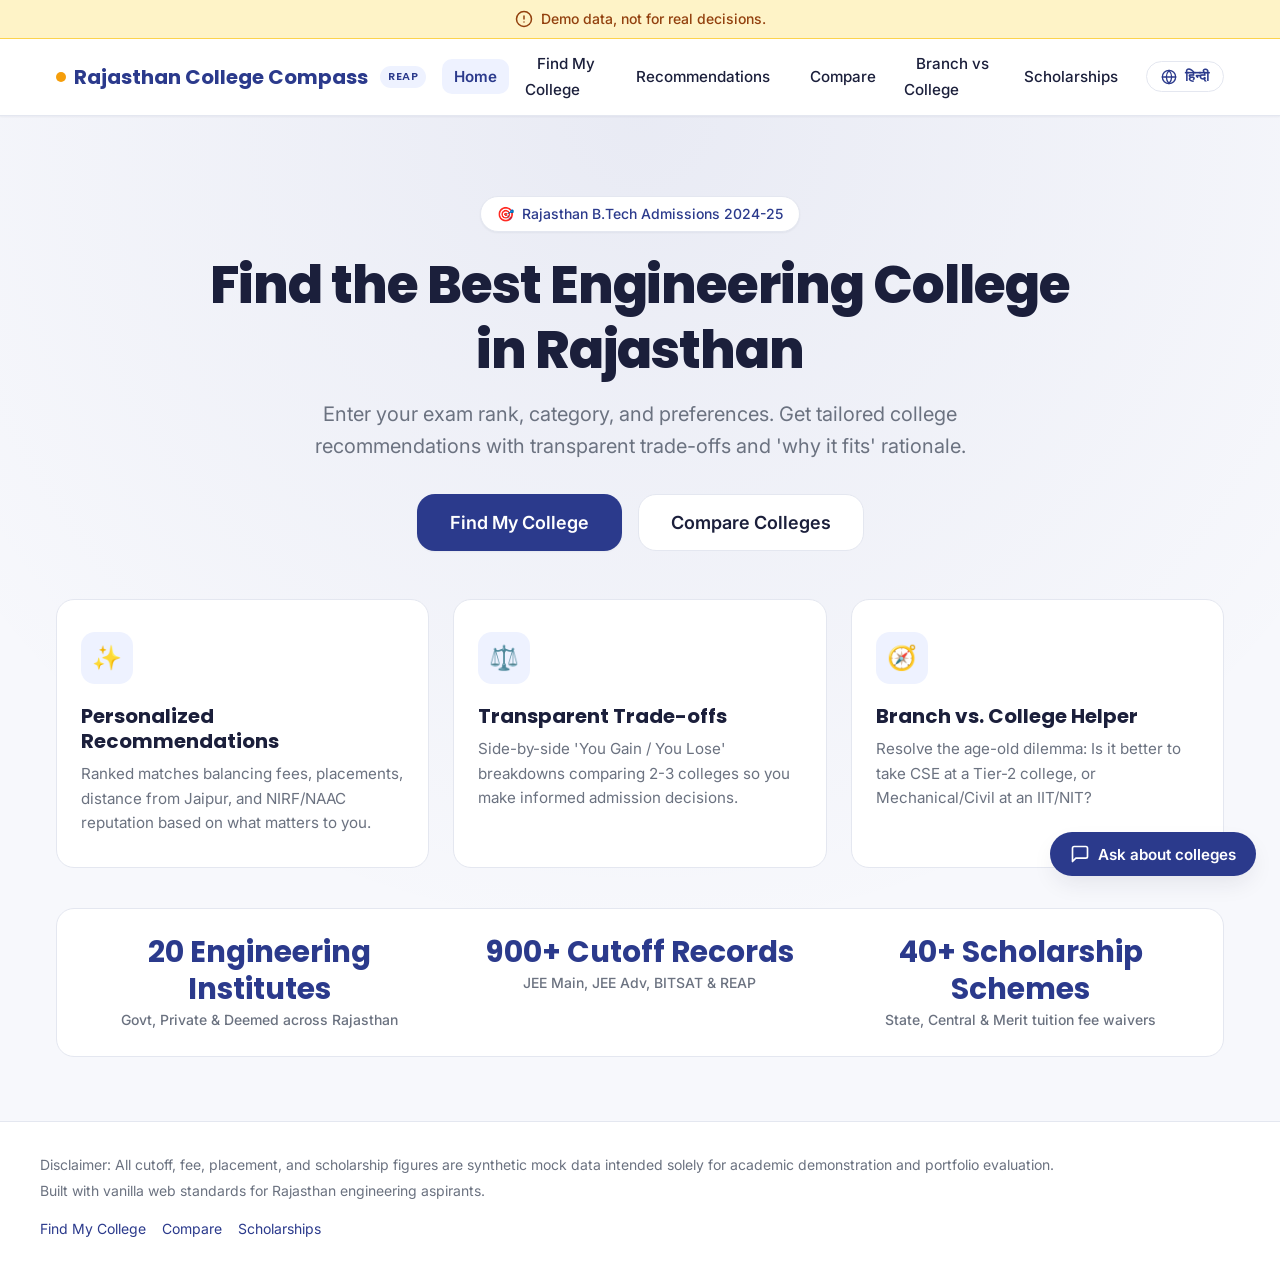
<file: index.html>
<!DOCTYPE html>
<html lang="en">
<head>
  <meta charset="UTF-8">
  <meta name="viewport" content="width=device-width, initial-scale=1.0">
  <title>Rajasthan College Compass - Engineering Admissions Guide</title>
  <link rel="stylesheet" href="css/styles.css">
</head>
<body>

  <!-- Sticky Demo Banner -->
  <div class="demo-banner">
    <svg width="18" height="18" viewBox="0 0 24 24" fill="none" stroke="currentColor" stroke-width="2" stroke-linecap="round" stroke-linejoin="round">
      <circle cx="12" cy="12" r="10"></circle>
      <line x1="12" y1="8" x2="12" y2="12"></line>
      <line x1="12" y1="16" x2="12.01" y2="16"></line>
    </svg>
    <span data-i18n="banner.demo">Demo data, not for real decisions.</span>
  </div>

  <!-- Global Header Navigation -->
  <header class="navbar">
    <div class="nav-container">
      <a href="index.html" class="brand">
        <span class="dot"></span>
        <span data-i18n="brand.name">Rajasthan College Compass</span>
        <span class="badge-state">REAP</span>
      </a>

      <!-- Desktop & Mobile Nav Links -->
      <ul class="nav-links">
        <li><a href="index.html" class="active" data-i18n="nav.home">Home</a></li>
        <li><a href="find.html" data-i18n="nav.find">Find My College</a></li>
        <li><a href="results.html" data-i18n="nav.results">Recommendations</a></li>
        <li><a href="compare.html" data-i18n="nav.compare">Compare</a></li>
        <li><a href="branch-vs-college.html" data-i18n="nav.branch_vs_college">Branch vs College</a></li>
        <li><a href="scholarships.html" data-i18n="nav.scholarships">Scholarships</a></li>
      </ul>

      <!-- Language Switcher & Hamburger Button -->
      <div class="nav-actions">
        <button class="lang-toggle" aria-label="Toggle language">
          <svg width="16" height="16" viewBox="0 0 24 24" fill="none" stroke="currentColor" stroke-width="2" stroke-linecap="round" stroke-linejoin="round">
            <circle cx="12" cy="12" r="10"></circle>
            <line x1="2" y1="12" x2="22" y2="12"></line>
            <path d="M12 2a15.3 15.3 0 0 1 4 10 15.3 15.3 0 0 1-4 10 15.3 15.3 0 0 1-4-10 15.3 15.3 0 0 1 4-10z"></path>
          </svg>
          <span class="lang-toggle-btn" data-i18n="lang.toggle">हिन्दी</span>
        </button>

        <button class="mobile-menu-btn" aria-label="Open navigation menu">
          <svg width="24" height="24" viewBox="0 0 24 24" fill="none" stroke="currentColor" stroke-width="2">
            <line x1="3" y1="12" x2="21" y2="12"></line>
            <line x1="3" y1="6" x2="21" y2="6"></line>
            <line x1="3" y1="18" x2="21" y2="18"></line>
          </svg>
        </button>
      </div>
    </div>
  </header>

  <!-- Main Hero & Content -->
  <main class="main-content">
    <section class="hero-section">
      <div class="container">
        <div class="hero-pill">
          <span>🎯</span>
          <span data-i18n="home.badge">Rajasthan B.Tech Admissions 2024-25</span>
        </div>

        <h1 class="hero-title" data-i18n="home.title">
          Find the Best Engineering College in Rajasthan
        </h1>

        <p class="hero-subtitle" data-i18n="home.subtitle">
          Enter your exam rank, category, and preferences. Get tailored college recommendations with transparent trade-offs and "why it fits" rationale.
        </p>

        <div class="hero-actions">
          <a href="find.html" class="btn btn-primary btn-lg" data-i18n="home.cta_find">
            Find My College →
          </a>
          <a href="compare.html" class="btn btn-secondary btn-lg" data-i18n="home.cta_compare">
            Compare Colleges
          </a>
        </div>

        <!-- 3 Feature Highlights -->
        <div class="features-grid">
          <div class="feature-card">
            <div class="feature-icon">✨</div>
            <h3 data-i18n="home.feature1.title">Personalized Recommendations</h3>
            <p data-i18n="home.feature1.desc">
              Ranked matches balancing fees, placements, distance from Jaipur, and NIRF/NAAC reputation based on what matters to you.
            </p>
          </div>

          <div class="feature-card">
            <div class="feature-icon">⚖️</div>
            <h3 data-i18n="home.feature2.title">Transparent Trade-offs</h3>
            <p data-i18n="home.feature2.desc">
              Side-by-side 'You Gain / You Lose' breakdowns comparing 2-3 colleges so you make informed admission decisions.
            </p>
          </div>

          <div class="feature-card">
            <div class="feature-icon">🧭</div>
            <h3 data-i18n="home.feature3.title">Branch vs. College Helper</h3>
            <p data-i18n="home.feature3.desc">
              Resolve the age-old dilemma: Is it better to take CSE at a Tier-2 college, or Mechanical/Civil at an IIT/NIT?
            </p>
          </div>
        </div>

        <!-- Quick Stats Banner -->
        <div class="stats-banner">
          <div class="stat-item">
            <h4 data-i18n="home.stats.colleges">20 Engineering Institutes</h4>
            <p data-i18n="home.stats.colleges_sub">Govt, Private & Deemed across Rajasthan</p>
          </div>
          <div class="stat-item">
            <h4 data-i18n="home.stats.cutoffs">900+ Cutoff Records</h4>
            <p data-i18n="home.stats.cutoffs_sub">JEE Main, JEE Adv, BITSAT & REAP</p>
          </div>
          <div class="stat-item">
            <h4 data-i18n="home.stats.scholarships">40+ Scholarship Schemes</h4>
            <p data-i18n="home.stats.scholarships_sub">State, Central & Merit tuition fee waivers</p>
          </div>
        </div>

      </div>
    </section>
  </main>

  <!-- Global Footer -->
  <footer class="footer">
    <div class="footer-content">
      <div>
        <p data-i18n="footer.disclaimer">
          Disclaimer: All cutoff, fee, placement, and scholarship figures are synthetic mock data intended solely for academic demonstration and portfolio evaluation.
        </p>
        <p style="margin-top:4px;" data-i18n="footer.built_with">
          Built with vanilla web standards for Rajasthan engineering aspirants.
        </p>
      </div>
      <ul class="footer-links">
        <li><a href="find.html" data-i18n="nav.find">Find My College</a></li>
        <li><a href="compare.html" data-i18n="nav.compare">Compare</a></li>
        <li><a href="scholarships.html" data-i18n="nav.scholarships">Scholarships</a></li>
      </ul>
    </div>
  </footer>

  <!-- Scripts -->
  <script src="js/data.js"></script>
  <script src="js/api.js"></script>
  <script src="js/i18n.js"></script>
  <script src="js/app.js"></script>
  <script>
    // Replace the typed-in numbers with real counts from the server (if it is running)
    document.addEventListener('DOMContentLoaded', async () => {
      const { stats } = await window.API.stats();
      if (!stats) return;                       // server off: leave the typed-in numbers
      const counts = {
        'home.stats.colleges': stats.colleges,
        'home.stats.cutoffs': stats.cutoffs,
        'home.stats.scholarships': stats.scholarships
      };
      const apply = () => {
        for (const [key, n] of Object.entries(counts)) {
          document.querySelectorAll(`[data-i18n="${key}"]`).forEach(el => {
            el.textContent = el.textContent.replace(/^\d+\+?/, n);   // swap only the leading number
          });
        }
      };
      apply();
      window.addEventListener('languageChanged', apply);   // switching language rewrites the text, so redo
    });
  </script>
</body>
</html>
</file>
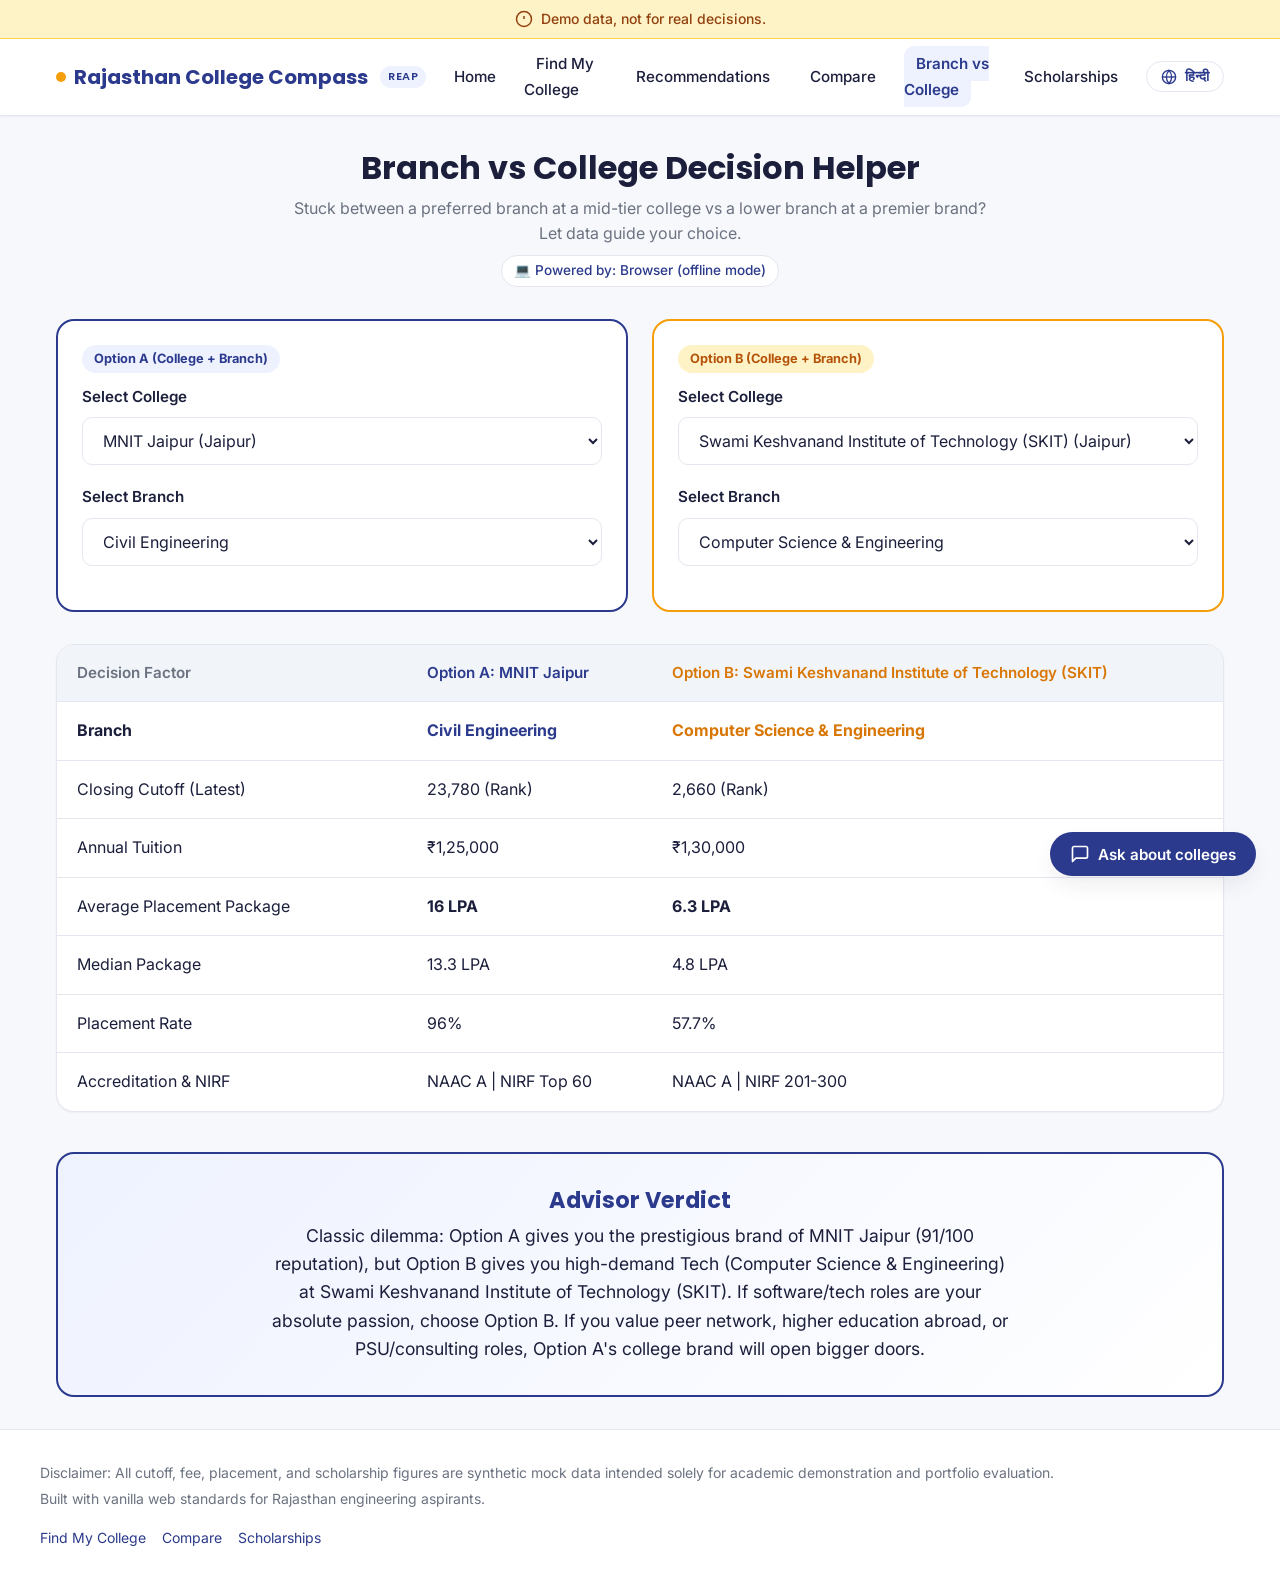
<file: branch-vs-college.html>
<!DOCTYPE html>
<html lang="en">
<head>
  <meta charset="UTF-8">
  <meta name="viewport" content="width=device-width, initial-scale=1.0">
  <title>Branch vs College Helper - Rajasthan College Compass</title>
  <link rel="stylesheet" href="css/styles.css">
</head>
<body>

  <!-- Sticky Demo Banner -->
  <div class="demo-banner">
    <svg width="18" height="18" viewBox="0 0 24 24" fill="none" stroke="currentColor" stroke-width="2">
      <circle cx="12" cy="12" r="10"></circle>
      <line x1="12" y1="8" x2="12" y2="12"></line>
      <line x1="12" y1="16" x2="12.01" y2="16"></line>
    </svg>
    <span data-i18n="banner.demo">Demo data, not for real decisions.</span>
  </div>

  <!-- Global Header Navigation -->
  <header class="navbar">
    <div class="nav-container">
      <a href="index.html" class="brand">
        <span class="dot"></span>
        <span data-i18n="brand.name">Rajasthan College Compass</span>
        <span class="badge-state">REAP</span>
      </a>

      <ul class="nav-links">
        <li><a href="index.html" data-i18n="nav.home">Home</a></li>
        <li><a href="find.html" data-i18n="nav.find">Find My College</a></li>
        <li><a href="results.html" data-i18n="nav.results">Recommendations</a></li>
        <li><a href="compare.html" data-i18n="nav.compare">Compare</a></li>
        <li><a href="branch-vs-college.html" class="active" data-i18n="nav.branch_vs_college">Branch vs College</a></li>
        <li><a href="scholarships.html" data-i18n="nav.scholarships">Scholarships</a></li>
      </ul>

      <div class="nav-actions">
        <button class="lang-toggle" aria-label="Toggle language">
          <svg width="16" height="16" viewBox="0 0 24 24" fill="none" stroke="currentColor" stroke-width="2">
            <circle cx="12" cy="12" r="10"></circle>
            <line x1="2" y1="12" x2="22" y2="12"></line>
            <path d="M12 2a15.3 15.3 0 0 1 4 10 15.3 15.3 0 0 1-4 10 15.3 15.3 0 0 1-4-10 15.3 15.3 0 0 1 4-10z"></path>
          </svg>
          <span class="lang-toggle-btn" data-i18n="lang.toggle">हिन्दी</span>
        </button>

        <button class="mobile-menu-btn" aria-label="Open navigation menu">
          <svg width="24" height="24" viewBox="0 0 24 24" fill="none" stroke="currentColor" stroke-width="2">
            <line x1="3" y1="12" x2="21" y2="12"></line>
            <line x1="3" y1="6" x2="21" y2="6"></line>
            <line x1="3" y1="18" x2="21" y2="18"></line>
          </svg>
        </button>
      </div>
    </div>
  </header>

  <!-- Main Content -->
  <main class="main-content">
    <div class="container">
      <div style="margin-bottom: var(--space-8); text-align: center;">
        <h1 data-i18n="bvc.title">Branch vs College Decision Helper</h1>
        <p class="text-muted" style="max-width: 700px; margin: 8px auto 0;" data-i18n="bvc.subtitle">
          Stuck between a preferred branch at a mid-tier college vs a lower branch at a premier brand? Let data guide your choice.
        </p>
      </div>

      <!-- Selector Grid for Option A & Option B -->
      <div class="option-comparison-grid">
        
        <!-- Option A Box -->
        <div class="option-box option-a">
          <span class="option-badge" data-i18n="bvc.option_a">Option A (College + Branch)</span>
          
          <div class="form-group">
            <label for="college-a-select" data-i18n="bvc.select_college">Select College</label>
            <select id="college-a-select" class="form-control"></select>
          </div>

          <div class="form-group">
            <label for="branch-a-select" data-i18n="bvc.select_branch">Select Branch</label>
            <select id="branch-a-select" class="form-control"></select>
          </div>
        </div>

        <!-- Option B Box -->
        <div class="option-box option-b">
          <span class="option-badge" data-i18n="bvc.option_b">Option B (College + Branch)</span>

          <div class="form-group">
            <label for="college-b-select" data-i18n="bvc.select_college">Select College</label>
            <select id="college-b-select" class="form-control"></select>
          </div>

          <div class="form-group">
            <label for="branch-b-select" data-i18n="bvc.select_branch">Select Branch</label>
            <select id="branch-b-select" class="form-control"></select>
          </div>
        </div>

      </div>

      <!-- Comparison Metrics Table -->
      <div class="compare-table-wrapper" id="bvc-table-container">
        <!-- Rendered dynamically -->
      </div>

      <!-- Verdict Banner -->
      <div class="verdict-card" id="verdict-container">
        <h3 data-i18n="bvc.verdict.title">Advisor Verdict</h3>
        <p id="verdict-text">Analyzing your two options...</p>
      </div>

    </div>
  </main>

  <!-- Global Footer -->
  <footer class="footer">
    <div class="footer-content">
      <div>
        <p data-i18n="footer.disclaimer">Disclaimer: All cutoff, fee, placement, and scholarship figures are synthetic mock data intended solely for academic demonstration and portfolio evaluation.</p>
        <p style="margin-top:4px;" data-i18n="footer.built_with">Built with vanilla web standards for Rajasthan engineering aspirants.</p>
      </div>
      <ul class="footer-links">
        <li><a href="find.html" data-i18n="nav.find">Find My College</a></li>
        <li><a href="compare.html" data-i18n="nav.compare">Compare</a></li>
        <li><a href="scholarships.html" data-i18n="nav.scholarships">Scholarships</a></li>
      </ul>
    </div>
  </footer>

  <!-- Scripts -->
  <script src="js/data.js"></script>
  <script src="js/recommender.js"></script>
  <script src="js/api.js"></script>
  <script src="js/i18n.js"></script>
  <script src="js/app.js"></script>
  <script>
    document.addEventListener('DOMContentLoaded', async () => {
      await window.API.loadData();   // use the server's data (falls back to data.js)
      const colASel = document.getElementById('college-a-select');
      const branchASel = document.getElementById('branch-a-select');
      const colBSel = document.getElementById('college-b-select');
      const branchBSel = document.getElementById('branch-b-select');

      if (!window.COLLEGES_DATA || !window.CUTOFFS_DATA) return;

      // 1. Populate College Dropdowns
      const sortedColleges = [...window.COLLEGES_DATA].sort((a, b) => a['College Name'].localeCompare(b['College Name']));
      [colASel, colBSel].forEach(sel => {
        sel.innerHTML = '';
        sortedColleges.forEach(c => {
          const opt = document.createElement('option');
          opt.value = c['College ID'];
          opt.textContent = `${c['College Name']} (${c['City']})`;
          sel.appendChild(opt);
        });
      });

      // Default selections: Option A = MNIT Jaipur (Civil), Option B = SKIT Jaipur (CSE)
      // This represents the classic "Premier college civil vs Mid tier CSE" dilemma!
      colASel.value = 'C01'; // MNIT Jaipur
      colBSel.value = 'C16'; // SKIT Jaipur (or fallback to another)

      // 2. Populate Branch Dropdown dynamically based on college cutoffs
      function updateBranchesForCollege(collegeId, branchSel, defaultBranch) {
        branchSel.innerHTML = '';
        const rows = window.CUTOFFS_DATA.filter(r => r['College ID'] === collegeId);
        const branches = Array.from(new Set(rows.map(r => r['Branch']))).sort();

        branches.forEach(b => {
          const opt = document.createElement('option');
          opt.value = b;
          opt.textContent = b;
          branchSel.appendChild(opt);
        });

        if (defaultBranch && branches.includes(defaultBranch)) {
          branchSel.value = defaultBranch;
        } else if (branches.length > 0) {
          branchSel.value = branches[0];
        }
      }

      updateBranchesForCollege(colASel.value, branchASel, 'Civil Engineering');
      updateBranchesForCollege(colBSel.value, branchBSel, 'Computer Science & Engineering');

      colASel.addEventListener('change', () => {
        updateBranchesForCollege(colASel.value, branchASel);
        evaluate();
      });

      colBSel.addEventListener('change', () => {
        updateBranchesForCollege(colBSel.value, branchBSel);
        evaluate();
      });

      branchASel.addEventListener('change', evaluate);
      branchBSel.addEventListener('change', evaluate);

      // 3. Evaluation Function
      let runCounter = 0;   // so a slow old answer can't overwrite a newer one
      async function evaluate() {
        const myRun = ++runCounter;
        const idA = colASel.value;
        const idB = colBSel.value;
        const brA = branchASel.value;
        const brB = branchBSel.value;

        const colA = window.COLLEGES_DATA.find(c => c['College ID'] === idA);
        const colB = window.COLLEGES_DATA.find(c => c['College ID'] === idB);
        if (!colA || !colB) return;

        // Cutoffs
        const cutA = window.CUTOFFS_DATA.filter(r => r['College ID'] === idA && r['Branch'] === brA);
        const cutB = window.CUTOFFS_DATA.filter(r => r['College ID'] === idB && r['Branch'] === brB);

        let latestCutA = cutA.length > 0 ? cutA[cutA.length - 1] : null;
        let latestCutB = cutB.length > 0 ? cutB[cutB.length - 1] : null;

        let pkgA = window.Recommender ? window.Recommender.getLatestPlacements(idA) : null;
        let pkgB = window.Recommender ? window.Recommender.getLatestPlacements(idB) : null;

        // Ask the Python server. If it is off, keep the numbers built above in the browser.
        const { data, source } = await window.API.branchVsCollege(idA, brA, idB, brB);
        if (myRun !== runCounter) return;           // a newer selection already started
        if (data) {
          latestCutA = data.optionA.cutoff;   latestCutB = data.optionB.cutoff;
          pkgA = data.optionA.placementStats; pkgB = data.optionB.placementStats;
        }
        window.API.badge(source);

        const optA = { college: colA, branch: brA, placementStats: pkgA, cutoff: latestCutA };
        const optB = { college: colB, branch: brB, placementStats: pkgB, cutoff: latestCutB };

        // Render Table
        const tableContainer = document.getElementById('bvc-table-container');
        tableContainer.innerHTML = `
          <table class="compare-table">
            <thead>
              <tr>
                <th style="width: 30%;">Decision Factor</th>
                <th class="col-header" style="color:var(--color-primary);">Option A: ${colA['College Name']}</th>
                <th class="col-header" style="color:var(--color-accent-hover);">Option B: ${colB['College Name']}</th>
              </tr>
            </thead>
            <tbody>
              <tr>
                <td><strong>Branch</strong></td>
                <td><strong style="color:var(--color-primary);">${brA}</strong></td>
                <td><strong style="color:var(--color-accent-hover);">${brB}</strong></td>
              </tr>
              <tr>
                <td>Closing Cutoff (Latest)</td>
                <td>${latestCutA ? `${latestCutA['Closing Value'].toLocaleString()} (${latestCutA['Value Type']})` : 'N/A'}</td>
                <td>${latestCutB ? `${latestCutB['Closing Value'].toLocaleString()} (${latestCutB['Value Type']})` : 'N/A'}</td>
              </tr>
              <tr>
                <td>Annual Tuition</td>
                <td>₹${Number(colA['Annual Tuition (INR)']).toLocaleString('en-IN')}</td>
                <td>₹${Number(colB['Annual Tuition (INR)']).toLocaleString('en-IN')}</td>
              </tr>
              <tr>
                <td>Average Placement Package</td>
                <td><strong>${pkgA ? pkgA['Avg Package (LPA)'] + ' LPA' : 'N/A'}</strong></td>
                <td><strong>${pkgB ? pkgB['Avg Package (LPA)'] + ' LPA' : 'N/A'}</strong></td>
              </tr>
              <tr>
                <td>Median Package</td>
                <td>${pkgA ? pkgA['Median Package (LPA)'] + ' LPA' : 'N/A'}</td>
                <td>${pkgB ? pkgB['Median Package (LPA)'] + ' LPA' : 'N/A'}</td>
              </tr>
              <tr>
                <td>Placement Rate</td>
                <td>${pkgA ? pkgA['Placement %'] + '%' : 'N/A'}</td>
                <td>${pkgB ? pkgB['Placement %'] + '%' : 'N/A'}</td>
              </tr>
              <tr>
                <td>Accreditation & NIRF</td>
                <td>NAAC ${colA['NAAC Grade'] || 'N/A'} | NIRF ${colA['NIRF Engineering Band'] || 'N/A'}</td>
                <td>NAAC ${colB['NAAC Grade'] || 'N/A'} | NIRF ${colB['NIRF Engineering Band'] || 'N/A'}</td>
              </tr>
            </tbody>
          </table>
        `;

        // Render Verdict
        const verdict = data ? data.verdict : window.Recommender.evaluateBranchVsCollege(optA, optB);
        document.getElementById('verdict-text').textContent = verdict;
      }

      evaluate();
      window.addEventListener('languageChanged', evaluate);
    });
  </script>
</body>
</html>
</file>
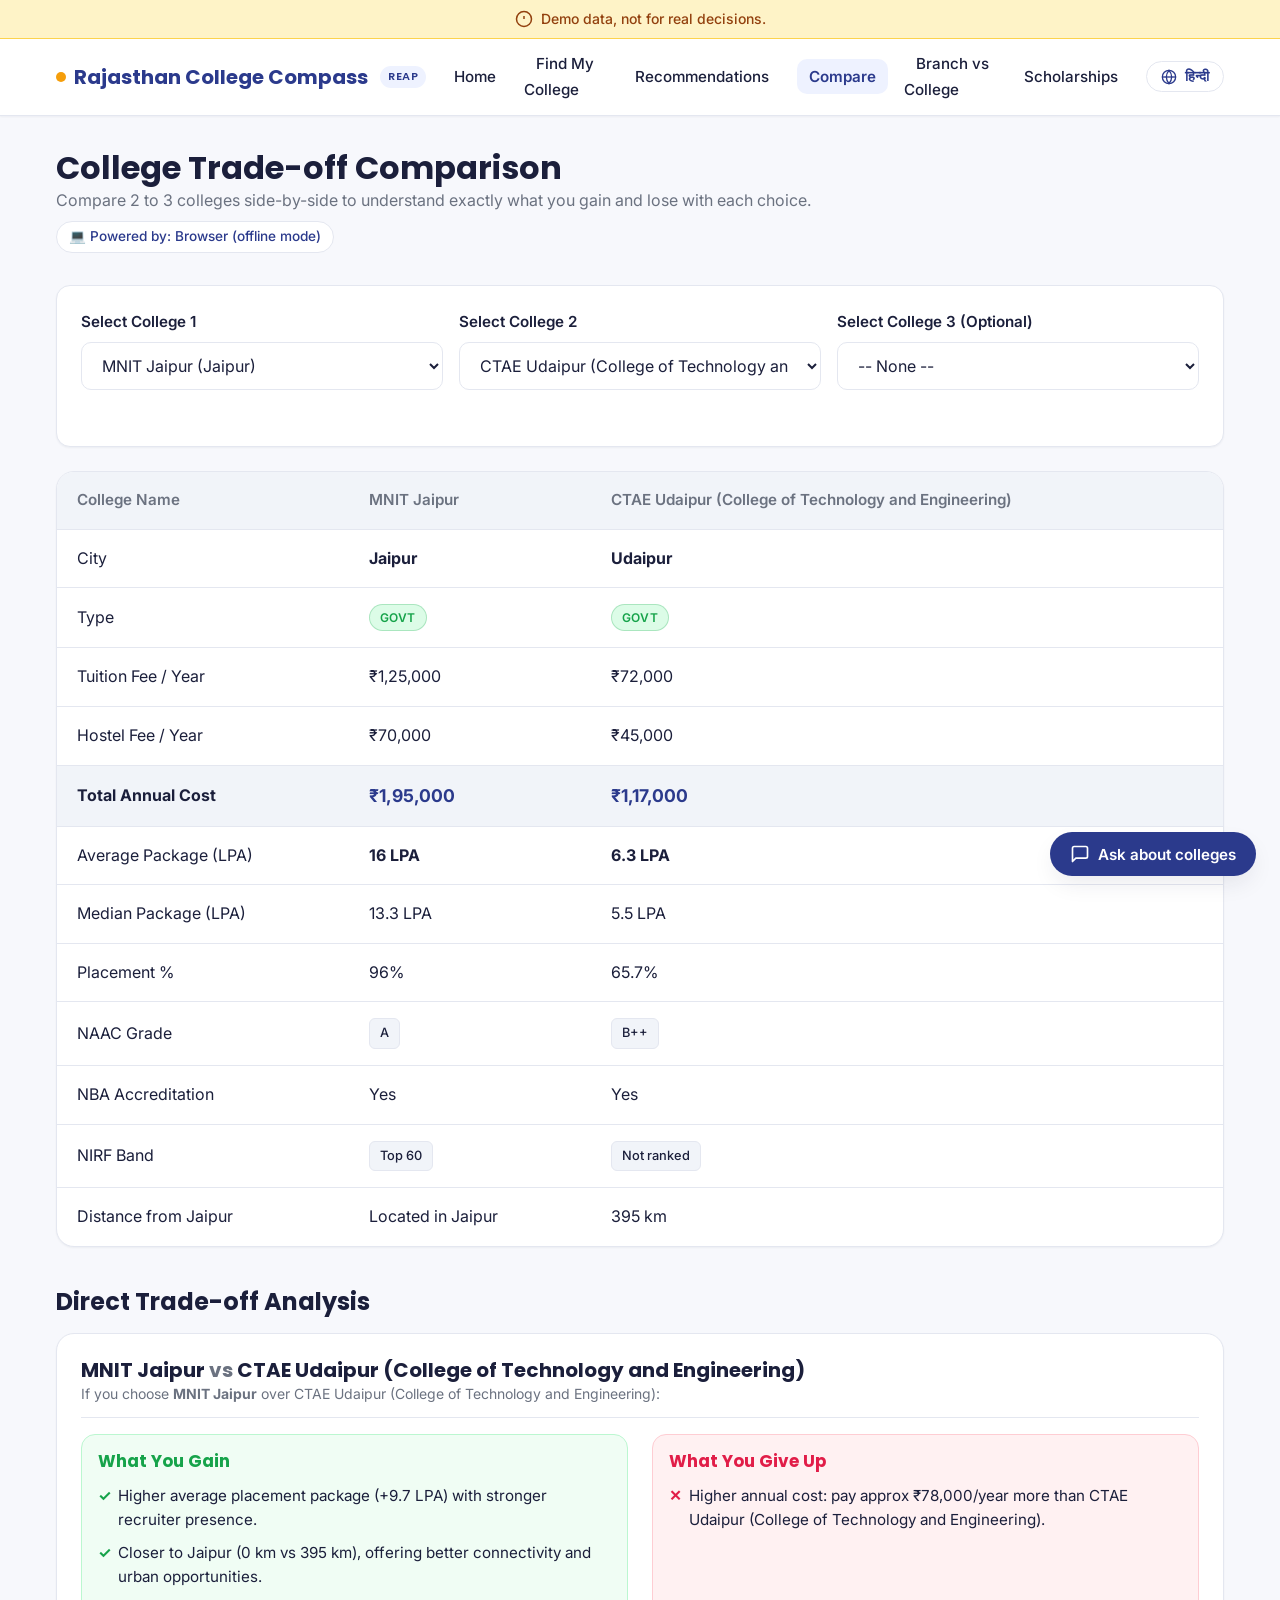
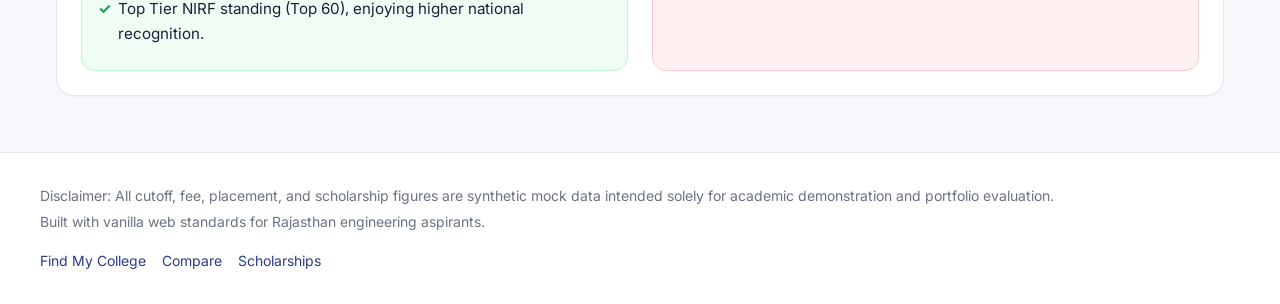
<file: compare.html>
<!DOCTYPE html>
<html lang="en">
<head>
  <meta charset="UTF-8">
  <meta name="viewport" content="width=device-width, initial-scale=1.0">
  <title>Compare Colleges - Rajasthan College Compass</title>
  <link rel="stylesheet" href="css/styles.css">
</head>
<body>

  <!-- Sticky Demo Banner -->
  <div class="demo-banner">
    <svg width="18" height="18" viewBox="0 0 24 24" fill="none" stroke="currentColor" stroke-width="2">
      <circle cx="12" cy="12" r="10"></circle>
      <line x1="12" y1="8" x2="12" y2="12"></line>
      <line x1="12" y1="16" x2="12.01" y2="16"></line>
    </svg>
    <span data-i18n="banner.demo">Demo data, not for real decisions.</span>
  </div>

  <!-- Global Header Navigation -->
  <header class="navbar">
    <div class="nav-container">
      <a href="index.html" class="brand">
        <span class="dot"></span>
        <span data-i18n="brand.name">Rajasthan College Compass</span>
        <span class="badge-state">REAP</span>
      </a>

      <ul class="nav-links">
        <li><a href="index.html" data-i18n="nav.home">Home</a></li>
        <li><a href="find.html" data-i18n="nav.find">Find My College</a></li>
        <li><a href="results.html" data-i18n="nav.results">Recommendations</a></li>
        <li><a href="compare.html" class="active" data-i18n="nav.compare">Compare</a></li>
        <li><a href="branch-vs-college.html" data-i18n="nav.branch_vs_college">Branch vs College</a></li>
        <li><a href="scholarships.html" data-i18n="nav.scholarships">Scholarships</a></li>
      </ul>

      <div class="nav-actions">
        <button class="lang-toggle" aria-label="Toggle language">
          <svg width="16" height="16" viewBox="0 0 24 24" fill="none" stroke="currentColor" stroke-width="2">
            <circle cx="12" cy="12" r="10"></circle>
            <line x1="2" y1="12" x2="22" y2="12"></line>
            <path d="M12 2a15.3 15.3 0 0 1 4 10 15.3 15.3 0 0 1-4 10 15.3 15.3 0 0 1-4-10 15.3 15.3 0 0 1 4-10z"></path>
          </svg>
          <span class="lang-toggle-btn" data-i18n="lang.toggle">हिन्दी</span>
        </button>

        <button class="mobile-menu-btn" aria-label="Open navigation menu">
          <svg width="24" height="24" viewBox="0 0 24 24" fill="none" stroke="currentColor" stroke-width="2">
            <line x1="3" y1="12" x2="21" y2="12"></line>
            <line x1="3" y1="6" x2="21" y2="6"></line>
            <line x1="3" y1="18" x2="21" y2="18"></line>
          </svg>
        </button>
      </div>
    </div>
  </header>

  <!-- Main Content -->
  <main class="main-content">
    <div class="container">
      <div style="margin-bottom: var(--space-8);">
        <h1 data-i18n="compare.title">College Trade-off Comparison</h1>
        <p class="text-muted" data-i18n="compare.subtitle">
          Compare 2 to 3 colleges side-by-side to understand exactly what you gain and lose with each choice.
        </p>
      </div>

      <!-- College Selection Dropdowns -->
      <div class="card" style="margin-bottom: var(--space-6);">
        <div class="compare-selectors">
          <div class="form-group" style="margin-bottom:0;">
            <label for="select-col-1" data-i18n="compare.select1">Select College 1</label>
            <select id="select-col-1" class="form-control"></select>
          </div>

          <div class="form-group" style="margin-bottom:0;">
            <label for="select-col-2" data-i18n="compare.select2">Select College 2</label>
            <select id="select-col-2" class="form-control"></select>
          </div>

          <div class="form-group" style="margin-bottom:0;">
            <label for="select-col-3" data-i18n="compare.select3">Select College 3 (Optional)</label>
            <select id="select-col-3" class="form-control">
              <option value="">-- None --</option>
            </select>
          </div>
        </div>
      </div>

      <!-- Comparison Matrix Table -->
      <div class="compare-table-wrapper" id="table-container">
        <!-- Rendered dynamically -->
      </div>

      <!-- Trade-off Analysis Cards ("You Gain / You Lose") -->
      <section class="tradeoff-section">
        <h2 style="margin-bottom: var(--space-4);" data-i18n="compare.tradeoff.title">Direct Trade-off Analysis</h2>
        <div id="tradeoff-cards-container">
          <!-- Rendered dynamically -->
        </div>
      </section>

    </div>
  </main>

  <!-- Global Footer -->
  <footer class="footer">
    <div class="footer-content">
      <div>
        <p data-i18n="footer.disclaimer">Disclaimer: All cutoff, fee, placement, and scholarship figures are synthetic mock data intended solely for academic demonstration and portfolio evaluation.</p>
        <p style="margin-top:4px;" data-i18n="footer.built_with">Built with vanilla web standards for Rajasthan engineering aspirants.</p>
      </div>
      <ul class="footer-links">
        <li><a href="find.html" data-i18n="nav.find">Find My College</a></li>
        <li><a href="compare.html" data-i18n="nav.compare">Compare</a></li>
        <li><a href="scholarships.html" data-i18n="nav.scholarships">Scholarships</a></li>
      </ul>
    </div>
  </footer>

  <!-- Scripts -->
  <script src="js/data.js"></script>
  <script src="js/recommender.js"></script>
  <script src="js/api.js"></script>
  <script src="js/i18n.js"></script>
  <script src="js/app.js"></script>
  <script>
    document.addEventListener('DOMContentLoaded', async () => {
      await window.API.loadData();   // use the server's data (falls back to data.js)
      const select1 = document.getElementById('select-col-1');
      const select2 = document.getElementById('select-col-2');
      const select3 = document.getElementById('select-col-3');

      if (!window.COLLEGES_DATA) return;

      // 1. Populate Dropdown Options with Colleges
      function populateOptions() {
        const sortedColleges = [...window.COLLEGES_DATA].sort((a, b) => a['College Name'].localeCompare(b['College Name']));
        
        [select1, select2].forEach(sel => {
          sel.innerHTML = '';
          sortedColleges.forEach(c => {
            const opt = document.createElement('option');
            opt.value = c['College ID'];
            opt.textContent = `${c['College Name']} (${c['City']})`;
            sel.appendChild(opt);
          });
        });

        select3.innerHTML = '<option value="">-- None --</option>';
        sortedColleges.forEach(c => {
          const opt = document.createElement('option');
          opt.value = c['College ID'];
          opt.textContent = `${c['College Name']} (${c['City']})`;
          select3.appendChild(opt);
        });
      }

      populateOptions();

      // 2. Pre-select colleges from compare session or URL or defaults
      let preselected = window.App ? window.App.getCompareList() : [];
      
      // Fallback defaults if none selected: C01 (MNIT Jaipur) and C04 (CTAE Udaipur)
      if (preselected.length === 0) {
        preselected = ['C01', 'C04'];
      } else if (preselected.length === 1) {
        preselected.push(preselected[0] === 'C01' ? 'C04' : 'C01');
      }

      if (preselected[0]) select1.value = preselected[0];
      if (preselected[1]) select2.value = preselected[1];
      if (preselected[2]) select3.value = preselected[2];

      // 3. Render Comparison Table & Trade-off Cards
      let runCounter = 0;   // so a slow old answer can't overwrite a newer one
      async function renderComparison() {
        const myRun = ++runCounter;
        const ids = [select1.value, select2.value, select3.value].filter(Boolean);
        // Ensure unique
        const uniqueIds = Array.from(new Set(ids));
        
        // Save back to compare list
        if (window.App) {
          window.App.setCompareList(uniqueIds);
        }

        const localColleges = uniqueIds.map(id => {
          const raw = window.COLLEGES_DATA.find(c => c['College ID'] === id);
          const placements = window.Recommender ? window.Recommender.getLatestPlacements(id) : null;
          const tuition = Number(raw['Annual Tuition (INR)']) || 0;
          const hostel = Number(raw['Hostel Fee / Year (INR)']) || 0;
          return {
            raw,
            collegeId: id,
            collegeName: raw['College Name'],
            city: raw['City'],
            type: raw['Type'],
            annualTuition: tuition,
            annualHostel: hostel,
            totalAnnualCost: tuition + hostel,
            placementStats: placements,
            distanceFromJaipur: Number(raw['Distance from Jaipur (km, approx)']) || 0,
            naac: raw['NAAC Grade'] || 'N/A',
            nba: raw['NBA Accredited'] || 'No',
            nirf: raw['NIRF Engineering Band'] || 'Not Ranked'
          };
        });

        const tableContainer = document.getElementById('table-container');
        const tradeoffContainer = document.getElementById('tradeoff-cards-container');

        if (localColleges.length < 2) {
          tableContainer.innerHTML = `<div class="card text-center" style="padding:var(--space-8);" data-i18n="compare.empty_state">${window.t('compare.empty_state')}</div>`;
          tradeoffContainer.innerHTML = '';
          return;
        }

        // Ask the Python server. If it is off, `data` is null and we use the browser chef.
        const { data, source } = await window.API.compare(uniqueIds);
        if (myRun !== runCounter) return;           // a newer selection already started
        const colleges = data ? data.colleges : localColleges;

        // small label so you can SEE who did the work
        let pill = document.getElementById('source-pill');
        if (!pill) {
          pill = document.createElement('span');
          pill.id = 'source-pill';
          pill.className = 'summary-pill';
          pill.style.cssText = 'display:inline-block; margin-top:8px;';
          document.querySelector('main .container > div').appendChild(pill);
        }
        pill.textContent = source === 'api' ? '⚙️ Powered by: Python API' : '💻 Powered by: Browser (offline mode)';

        // Build Comparison Matrix HTML
        tableContainer.innerHTML = `
          <table class="compare-table">
            <thead>
              <tr>
                <th style="width: 25%;" data-i18n="compare.table.college">College Metric</th>
                ${colleges.map(c => `<th class="col-header">${c.collegeName}</th>`).join('')}
              </tr>
            </thead>
            <tbody>
              <tr>
                <td data-i18n="compare.table.city">City</td>
                ${colleges.map(c => `<td><strong>${c.city}</strong></td>`).join('')}
              </tr>
              <tr>
                <td data-i18n="compare.table.type">Type</td>
                ${colleges.map(c => `<td><span class="badge ${c.type === 'Govt' ? 'badge-safe' : 'badge-target'}">${c.type}</span></td>`).join('')}
              </tr>
              <tr>
                <td data-i18n="compare.table.tuition">Annual Tuition</td>
                ${colleges.map(c => `<td>₹${c.annualTuition.toLocaleString('en-IN')}</td>`).join('')}
              </tr>
              <tr>
                <td data-i18n="compare.table.hostel">Annual Hostel Fee</td>
                ${colleges.map(c => `<td>₹${c.annualHostel.toLocaleString('en-IN')}</td>`).join('')}
              </tr>
              <tr style="background-color: var(--color-surface-subtle); font-weight:700;">
                <td data-i18n="compare.table.total_fee">Total Annual Cost</td>
                ${colleges.map(c => `<td style="color:var(--color-primary); font-size:1.1rem;">₹${c.totalAnnualCost.toLocaleString('en-IN')}</td>`).join('')}
              </tr>
              <tr>
                <td data-i18n="compare.table.avg_pkg">Average Package</td>
                ${colleges.map(c => `<td><strong>${c.placementStats ? c.placementStats['Avg Package (LPA)'] + ' LPA' : 'N/A'}</strong></td>`).join('')}
              </tr>
              <tr>
                <td data-i18n="compare.table.median_pkg">Median Package</td>
                ${colleges.map(c => `<td>${c.placementStats ? c.placementStats['Median Package (LPA)'] + ' LPA' : 'N/A'}</td>`).join('')}
              </tr>
              <tr>
                <td data-i18n="compare.table.placement_rate">Placement %</td>
                ${colleges.map(c => `<td>${c.placementStats ? c.placementStats['Placement %'] + '%' : 'N/A'}</td>`).join('')}
              </tr>
              <tr>
                <td data-i18n="compare.table.naac">NAAC Grade</td>
                ${colleges.map(c => `<td><span class="chip">${c.naac}</span></td>`).join('')}
              </tr>
              <tr>
                <td data-i18n="compare.table.nba">NBA Accredited</td>
                ${colleges.map(c => `<td>${c.nba}</td>`).join('')}
              </tr>
              <tr>
                <td data-i18n="compare.table.nirf">NIRF Band</td>
                ${colleges.map(c => `<td><span class="chip">${c.nirf}</span></td>`).join('')}
              </tr>
              <tr>
                <td data-i18n="compare.table.dist_jaipur">Distance from Jaipur</td>
                ${colleges.map(c => `<td>${c.distanceFromJaipur === 0 ? 'Located in Jaipur' : c.distanceFromJaipur + ' km'}</td>`).join('')}
              </tr>
            </tbody>
          </table>
        `;

        // Build Pairwise Trade-off Cards
        // Compare Col 0 vs Col 1, and if exists Col 0 vs Col 2, and Col 1 vs Col 2
        const pairs = [];
        pairs.push([colleges[0], colleges[1]]);
        if (colleges.length >= 3) {
          pairs.push([colleges[0], colleges[2]]);
          pairs.push([colleges[1], colleges[2]]);
        }

        const trades = data ? data.pairs : pairs.map(([a, b]) => window.Recommender.comparePair(a, b));
        tradeoffContainer.innerHTML = pairs.map(([colA, colB], i) => {
          const trade = trades[i];
          return `
            <div class="tradeoff-card">
              <div class="tradeoff-header">
                <div>
                  <h3 style="font-size:1.25rem;">${colA.collegeName} <span class="text-muted">vs</span> ${colB.collegeName}</h3>
                  <div class="text-muted" style="font-size:0.875rem;">If you choose <strong>${colA.collegeName}</strong> over ${colB.collegeName}:</div>
                </div>
              </div>

              <div class="tradeoff-grid">
                <div class="gain-column">
                  <h4 data-i18n="compare.gain.title">What You Gain (✓)</h4>
                  <ul class="tradeoff-list">
                    ${trade.gains.map(g => `<li>${g}</li>`).join('')}
                  </ul>
                </div>

                <div class="lose-column">
                  <h4 data-i18n="compare.lose.title">What You Give Up (✕)</h4>
                  <ul class="tradeoff-list">
                    ${trade.losses.map(l => `<li>${l}</li>`).join('')}
                  </ul>
                </div>
              </div>
            </div>
          `;
        }).join('');

        if (window.I18n) {
          window.I18n.translateDOM(tableContainer);
          window.I18n.translateDOM(tradeoffContainer);
        }
      }

      // Event handlers for selector changes
      select1.addEventListener('change', renderComparison);
      select2.addEventListener('change', renderComparison);
      select3.addEventListener('change', renderComparison);
      window.addEventListener('languageChanged', renderComparison);

      // Initial render
      renderComparison();
    });
  </script>
</body>
</html>
</file>
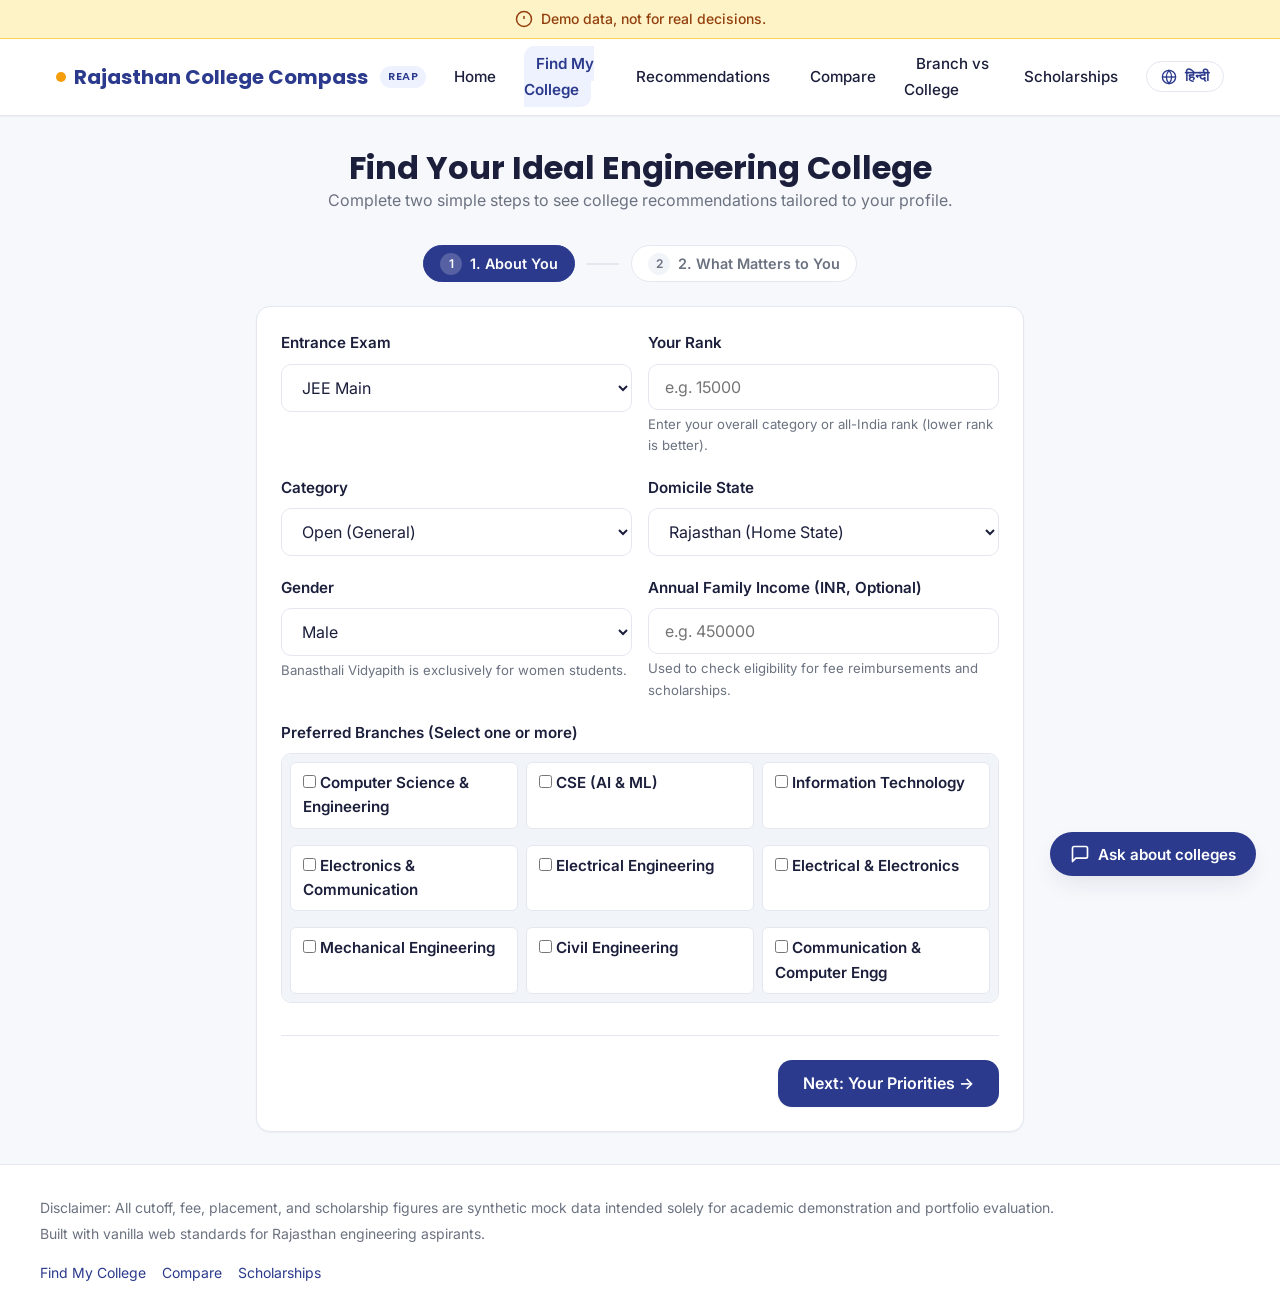
<file: find.html>
<!DOCTYPE html>
<html lang="en">
<head>
  <meta charset="UTF-8">
  <meta name="viewport" content="width=device-width, initial-scale=1.0">
  <title>Find My College - Rajasthan College Compass</title>
  <link rel="stylesheet" href="css/styles.css">
</head>
<body>

  <!-- Sticky Demo Banner -->
  <div class="demo-banner">
    <svg width="18" height="18" viewBox="0 0 24 24" fill="none" stroke="currentColor" stroke-width="2">
      <circle cx="12" cy="12" r="10"></circle>
      <line x1="12" y1="8" x2="12" y2="12"></line>
      <line x1="12" y1="16" x2="12.01" y2="16"></line>
    </svg>
    <span data-i18n="banner.demo">Demo data, not for real decisions.</span>
  </div>

  <!-- Global Header Navigation -->
  <header class="navbar">
    <div class="nav-container">
      <a href="index.html" class="brand">
        <span class="dot"></span>
        <span data-i18n="brand.name">Rajasthan College Compass</span>
        <span class="badge-state">REAP</span>
      </a>

      <ul class="nav-links">
        <li><a href="index.html" data-i18n="nav.home">Home</a></li>
        <li><a href="find.html" class="active" data-i18n="nav.find">Find My College</a></li>
        <li><a href="results.html" data-i18n="nav.results">Recommendations</a></li>
        <li><a href="compare.html" data-i18n="nav.compare">Compare</a></li>
        <li><a href="branch-vs-college.html" data-i18n="nav.branch_vs_college">Branch vs College</a></li>
        <li><a href="scholarships.html" data-i18n="nav.scholarships">Scholarships</a></li>
      </ul>

      <div class="nav-actions">
        <button class="lang-toggle" aria-label="Toggle language">
          <svg width="16" height="16" viewBox="0 0 24 24" fill="none" stroke="currentColor" stroke-width="2">
            <circle cx="12" cy="12" r="10"></circle>
            <line x1="2" y1="12" x2="22" y2="12"></line>
            <path d="M12 2a15.3 15.3 0 0 1 4 10 15.3 15.3 0 0 1-4 10 15.3 15.3 0 0 1-4-10 15.3 15.3 0 0 1 4-10z"></path>
          </svg>
          <span class="lang-toggle-btn" data-i18n="lang.toggle">हिन्दी</span>
        </button>

        <button class="mobile-menu-btn" aria-label="Open navigation menu">
          <svg width="24" height="24" viewBox="0 0 24 24" fill="none" stroke="currentColor" stroke-width="2">
            <line x1="3" y1="12" x2="21" y2="12"></line>
            <line x1="3" y1="6" x2="21" y2="6"></line>
            <line x1="3" y1="18" x2="21" y2="18"></line>
          </svg>
        </button>
      </div>
    </div>
  </header>

  <!-- Main Wizard Form -->
  <main class="main-content">
    <div class="container-narrow">
      <div class="wizard-header">
        <h1 data-i18n="wizard.title">Find Your Ideal Engineering College</h1>
        <p class="text-muted" data-i18n="wizard.subtitle">Complete two simple steps to see college recommendations tailored to your profile.</p>
      </div>

      <!-- Step Indicator -->
      <div class="wizard-progress">
        <div class="step-indicator active" id="step1-pill">
          <span class="step-num">1</span>
          <span data-i18n="wizard.step1">1. About You</span>
        </div>
        <div class="step-divider"></div>
        <div class="step-indicator" id="step2-pill">
          <span class="step-num">2</span>
          <span data-i18n="wizard.step2">2. What Matters to You</span>
        </div>
      </div>

      <!-- Form Container Card -->
      <div class="card">
        <form id="find-college-form" novalidate>
          
          <!-- ================================================================
               STEP 1: About You
               ================================================================ -->
          <div id="step-1-content">
            
            <div class="form-row">
              <!-- Entrance Exam -->
              <div class="form-group">
                <label for="exam-select" data-i18n="wizard.exam.label">Entrance Exam</label>
                <select id="exam-select" class="form-control" required>
                  <option value="JEE Main">JEE Main</option>
                  <option value="REAP">REAP (Rajasthan State)</option>
                  <option value="BITSAT">BITSAT (BITS Pilani)</option>
                  <option value="JEE Advanced">JEE Advanced (IIT)</option>
                  <option value="Other">Other (e.g. Banasthali)</option>
                </select>
              </div>

              <!-- Rank or Score (Dynamic label for BITSAT) -->
              <div class="form-group">
                <label id="rank-label" for="rank-input" data-i18n="wizard.rank.label_rank">Your Rank</label>
                <input type="number" id="rank-input" class="form-control" placeholder="e.g. 15000" min="1" max="1000000" required />
                <div class="form-hint" id="rank-hint" data-i18n="wizard.rank.hint_rank">Enter your overall category or all-India rank (lower rank is better).</div>
              </div>
            </div>

            <div class="form-row">
              <!-- Category -->
              <div class="form-group">
                <label for="category-select" data-i18n="wizard.category.label">Category</label>
                <select id="category-select" class="form-control" required>
                  <option value="Open (Gen)">Open (General)</option>
                  <option value="OBC-NCL">OBC-NCL</option>
                  <option value="EWS">EWS</option>
                  <option value="SC">SC</option>
                  <option value="ST">ST</option>
                </select>
              </div>

              <!-- Domicile -->
              <div class="form-group">
                <label for="domicile-select" data-i18n="wizard.domicile.label">Domicile State</label>
                <select id="domicile-select" class="form-control" required>
                  <option value="Rajasthan (Home State)" data-i18n="wizard.domicile.rajasthan">Rajasthan (Home State)</option>
                  <option value="Other State" data-i18n="wizard.domicile.other">Other State</option>
                </select>
              </div>
            </div>

            <div class="form-row">
              <!-- Gender -->
              <div class="form-group">
                <label for="gender-select" data-i18n="wizard.gender.label">Gender</label>
                <select id="gender-select" class="form-control" required>
                  <option value="Male" data-i18n="wizard.gender.male">Male</option>
                  <option value="Female" data-i18n="wizard.gender.female">Female</option>
                  <option value="Other" data-i18n="wizard.gender.other">Other</option>
                </select>
                <div class="form-hint" data-i18n="wizard.gender.hint">Banasthali Vidyapith is exclusively for women students.</div>
              </div>

              <!-- Family Income (Optional) -->
              <div class="form-group">
                <label for="income-input" data-i18n="wizard.income.label">Annual Family Income (INR, Optional)</label>
                <input type="number" id="income-input" class="form-control" placeholder="e.g. 450000" min="0" step="10000" />
                <div class="form-hint" data-i18n="wizard.income.hint">Used to check eligibility for fee reimbursements and scholarships.</div>
              </div>
            </div>

            <!-- Preferred Branches Multi-select -->
            <div class="form-group">
              <label data-i18n="wizard.branches.label">Preferred Branches (Select one or more)</label>
              <div class="branch-grid" id="branch-container">
                <!-- Dynamically populated or fallback static options -->
              </div>
            </div>

            <div class="wizard-actions">
              <div></div>
              <button type="button" id="btn-to-step-2" class="btn btn-primary" data-i18n="wizard.btn_next">
                Next: Your Priorities →
              </button>
            </div>
          </div>


          <!-- ================================================================
               STEP 2: What Matters to You
               ================================================================ -->
          <div id="step-2-content" style="display: none;">
            <div style="margin-bottom: var(--space-6);">
              <h3 data-i18n="wizard.priorities.title">What matters most to you? (0 to 10)</h3>
              <p class="text-muted" data-i18n="wizard.priorities.subtitle">Adjust the sliders below to prioritize fees, career placements, location, or college brand reputation.</p>
            </div>

            <!-- Slider 1: Fees -->
            <div class="slider-container">
              <div class="slider-header">
                <span class="slider-label">
                  <span>💰</span>
                  <span data-i18n="wizard.slider.fees">Affordable Fees</span>
                </span>
                <span class="slider-value-badge" id="val-fees">7</span>
              </div>
              <input type="range" id="slider-fees" class="slider-input" min="0" max="10" value="7" />
              <div class="slider-desc" data-i18n="wizard.slider.fees_desc">Higher priority prefers government institutions and lower annual tuition.</div>
            </div>

            <!-- Slider 2: Placements -->
            <div class="slider-container">
              <div class="slider-header">
                <span class="slider-label">
                  <span>📈</span>
                  <span data-i18n="wizard.slider.placements">Placements & Salaries</span>
                </span>
                <span class="slider-value-badge" id="val-placements">8</span>
              </div>
              <input type="range" id="slider-placements" class="slider-input" min="0" max="10" value="8" />
              <div class="slider-desc" data-i18n="wizard.slider.placements_desc">Higher priority prefers colleges with higher average & median packages and high placement percentages.</div>
            </div>

            <!-- Slider 3: Location -->
            <div class="slider-container">
              <div class="slider-header">
                <span class="slider-label">
                  <span>📍</span>
                  <span data-i18n="wizard.slider.location">Location (Near Jaipur)</span>
                </span>
                <span class="slider-value-badge" id="val-location">5</span>
              </div>
              <input type="range" id="slider-location" class="slider-input" min="0" max="10" value="5" />
              <div class="slider-desc" data-i18n="wizard.slider.location_desc">Higher priority favors colleges located in or close to Jaipur city.</div>
            </div>

            <!-- Slider 4: Reputation -->
            <div class="slider-container">
              <div class="slider-header">
                <span class="slider-label">
                  <span>🏆</span>
                  <span data-i18n="wizard.slider.reputation">Reputation & Accreditation</span>
                </span>
                <span class="slider-value-badge" id="val-reputation">6</span>
              </div>
              <input type="range" id="slider-reputation" class="slider-input" min="0" max="10" value="6" />
              <div class="slider-desc" data-i18n="wizard.slider.reputation_desc">Higher priority rewards top NAAC grades (A/A++), NBA accredited programs, and top NIRF rankings.</div>
            </div>

            <!-- Toggle: Need Hostel -->
            <div class="toggle-group">
              <div>
                <strong data-i18n="wizard.hostel.label">I need hostel accommodation</strong>
                <div class="form-hint" data-i18n="wizard.hostel.desc">Adds annual hostel fees to the total estimated yearly college expenditure.</div>
              </div>
              <label class="toggle-switch">
                <input type="checkbox" id="toggle-hostel" />
                <span class="toggle-slider"></span>
              </label>
            </div>

            <div class="wizard-actions">
              <button type="button" id="btn-back-to-step-1" class="btn btn-secondary" data-i18n="wizard.btn_back">
                ← Back
              </button>
              <button type="submit" class="btn btn-primary btn-lg" data-i18n="wizard.btn_submit">
                Find Colleges Now →
              </button>
            </div>
          </div>

        </form>
      </div>
    </div>
  </main>

  <!-- Global Footer -->
  <footer class="footer">
    <div class="footer-content">
      <div>
        <p data-i18n="footer.disclaimer">Disclaimer: All cutoff, fee, placement, and scholarship figures are synthetic mock data intended solely for academic demonstration and portfolio evaluation.</p>
        <p style="margin-top:4px;" data-i18n="footer.built_with">Built with vanilla web standards for Rajasthan engineering aspirants.</p>
      </div>
      <ul class="footer-links">
        <li><a href="find.html" data-i18n="nav.find">Find My College</a></li>
        <li><a href="compare.html" data-i18n="nav.compare">Compare</a></li>
        <li><a href="scholarships.html" data-i18n="nav.scholarships">Scholarships</a></li>
      </ul>
    </div>
  </footer>

  <!-- Scripts -->
  <script src="js/data.js"></script>
  <script src="js/api.js"></script>
  <script src="js/i18n.js"></script>
  <script src="js/app.js"></script>
  <script>
    document.addEventListener('DOMContentLoaded', async () => {
      // 1. Branch list: ask the server (always matches the data); typed-in list is the backup
      let branches = [
        'Computer Science & Engineering',
        'CSE (AI & ML)',
        'Information Technology',
        'Electronics & Communication',
        'Electrical Engineering',
        'Electrical & Electronics',
        'Mechanical Engineering',
        'Civil Engineering',
        'Communication & Computer Engg',
        'Computer Science'
      ];
      const fromServer = await window.API.branches();
      if (fromServer.list) branches = fromServer.list;

      const branchContainer = document.getElementById('branch-container');
      branches.forEach(b => {
        const label = document.createElement('label');
        label.className = 'branch-option';
        label.innerHTML = `
          <input type="checkbox" name="branch" value="${b}">
          <span>${b}</span>
        `;
        const cb = label.querySelector('input');
        cb.addEventListener('change', () => {
          if (cb.checked) label.classList.add('selected');
          else label.classList.remove('selected');
        });
        branchContainer.appendChild(label);
      });

      // 2. Exam change logic (BITSAT dynamic score vs rank)
      const examSelect = document.getElementById('exam-select');
      const rankLabel = document.getElementById('rank-label');
      const rankInput = document.getElementById('rank-input');
      const rankHint = document.getElementById('rank-hint');

      function updateExamInput() {
        const isBitsat = examSelect.value === 'BITSAT';
        if (isBitsat) {
          rankLabel.setAttribute('data-i18n', 'wizard.rank.label_score');
          rankLabel.textContent = window.t('wizard.rank.label_score');
          rankInput.placeholder = window.t('wizard.rank.placeholder_score');
          rankInput.max = 390;
          rankHint.setAttribute('data-i18n', 'wizard.rank.hint_score');
          rankHint.textContent = window.t('wizard.rank.hint_score');
        } else {
          rankLabel.setAttribute('data-i18n', 'wizard.rank.label_rank');
          rankLabel.textContent = window.t('wizard.rank.label_rank');
          rankInput.placeholder = window.t('wizard.rank.placeholder_rank');
          rankInput.removeAttribute('max');
          rankHint.setAttribute('data-i18n', 'wizard.rank.hint_rank');
          rankHint.textContent = window.t('wizard.rank.hint_rank');
        }
      }

      examSelect.addEventListener('change', updateExamInput);
      window.addEventListener('languageChanged', updateExamInput);

      // 3. Slider Live Value badges
      const sliders = ['fees', 'placements', 'location', 'reputation'];
      sliders.forEach(key => {
        const slider = document.getElementById(`slider-${key}`);
        const badge = document.getElementById(`val-${key}`);
        slider.addEventListener('input', () => {
          badge.textContent = slider.value;
        });
      });

      // 4. Wizard Step Navigation
      const step1Content = document.getElementById('step-1-content');
      const step2Content = document.getElementById('step-2-content');
      const step1Pill = document.getElementById('step1-pill');
      const step2Pill = document.getElementById('step2-pill');
      const btnToStep2 = document.getElementById('btn-to-step-2');
      const btnBackToStep1 = document.getElementById('btn-back-to-step-1');

      btnToStep2.addEventListener('click', () => {
        // Validation check for rank
        if (!rankInput.value || Number(rankInput.value) <= 0) {
          rankInput.focus();
          alert(window.t ? (examSelect.value === 'BITSAT' ? 'Please enter a valid BITSAT score (0-390)' : 'Please enter your entrance exam rank') : 'Please enter your rank/score');
          return;
        }

        step1Content.style.display = 'none';
        step2Content.style.display = 'block';
        step1Pill.classList.remove('active');
        step1Pill.classList.add('completed');
        step2Pill.classList.add('active');
        window.scrollTo({ top: 0, behavior: 'smooth' });
      });

      btnBackToStep1.addEventListener('click', () => {
        step2Content.style.display = 'none';
        step1Content.style.display = 'block';
        step2Pill.classList.remove('active');
        step1Pill.classList.remove('completed');
        step1Pill.classList.add('active');
        window.scrollTo({ top: 0, behavior: 'smooth' });
      });

      // 5. Restore previous state from sessionStorage if available
      try {
        const saved = sessionStorage.getItem('reap_student_profile');
        if (saved) {
          const profile = JSON.parse(saved);
          if (profile.exam) examSelect.value = profile.exam;
          updateExamInput();
          if (profile.rankOrScore) rankInput.value = profile.rankOrScore;
          if (profile.category) document.getElementById('category-select').value = profile.category;
          if (profile.domicile) document.getElementById('domicile-select').value = profile.domicile;
          if (profile.gender) document.getElementById('gender-select').value = profile.gender;
          if (profile.familyIncome) document.getElementById('income-input').value = profile.familyIncome;
          
          if (profile.preferredBranches) {
            document.querySelectorAll('#branch-container input').forEach(cb => {
              if (profile.preferredBranches.includes(cb.value)) {
                cb.checked = true;
                cb.parentElement.classList.add('selected');
              }
            });
          }

          if (profile.priorities) {
            sliders.forEach(k => {
              if (profile.priorities[k] !== undefined) {
                document.getElementById(`slider-${k}`).value = profile.priorities[k];
                document.getElementById(`val-${k}`).textContent = profile.priorities[k];
              }
            });
          }

          if (profile.needHostel !== undefined) {
            document.getElementById('toggle-hostel').checked = profile.needHostel;
          }
        }
      } catch (e) {}

      // 6. Form Submission
      const form = document.getElementById('find-college-form');
      form.addEventListener('submit', (e) => {
        e.preventDefault();

        // Collect selected branches
        const selectedBranches = [];
        document.querySelectorAll('#branch-container input:checked').forEach(cb => {
          selectedBranches.push(cb.value);
        });

        const profile = {
          exam: examSelect.value,
          rankOrScore: Number(rankInput.value),
          category: document.getElementById('category-select').value,
          domicile: document.getElementById('domicile-select').value,
          gender: document.getElementById('gender-select').value,
          familyIncome: document.getElementById('income-input').value ? Number(document.getElementById('income-input').value) : null,
          preferredBranches: selectedBranches,
          priorities: {
            fees: Number(document.getElementById('slider-fees').value),
            placements: Number(document.getElementById('slider-placements').value),
            location: Number(document.getElementById('slider-location').value),
            reputation: Number(document.getElementById('slider-reputation').value)
          },
          needHostel: document.getElementById('toggle-hostel').checked
        };

        sessionStorage.setItem('reap_student_profile', JSON.stringify(profile));
        window.location.href = 'results.html';
      });
    });
  </script>
</body>
</html>
</file>
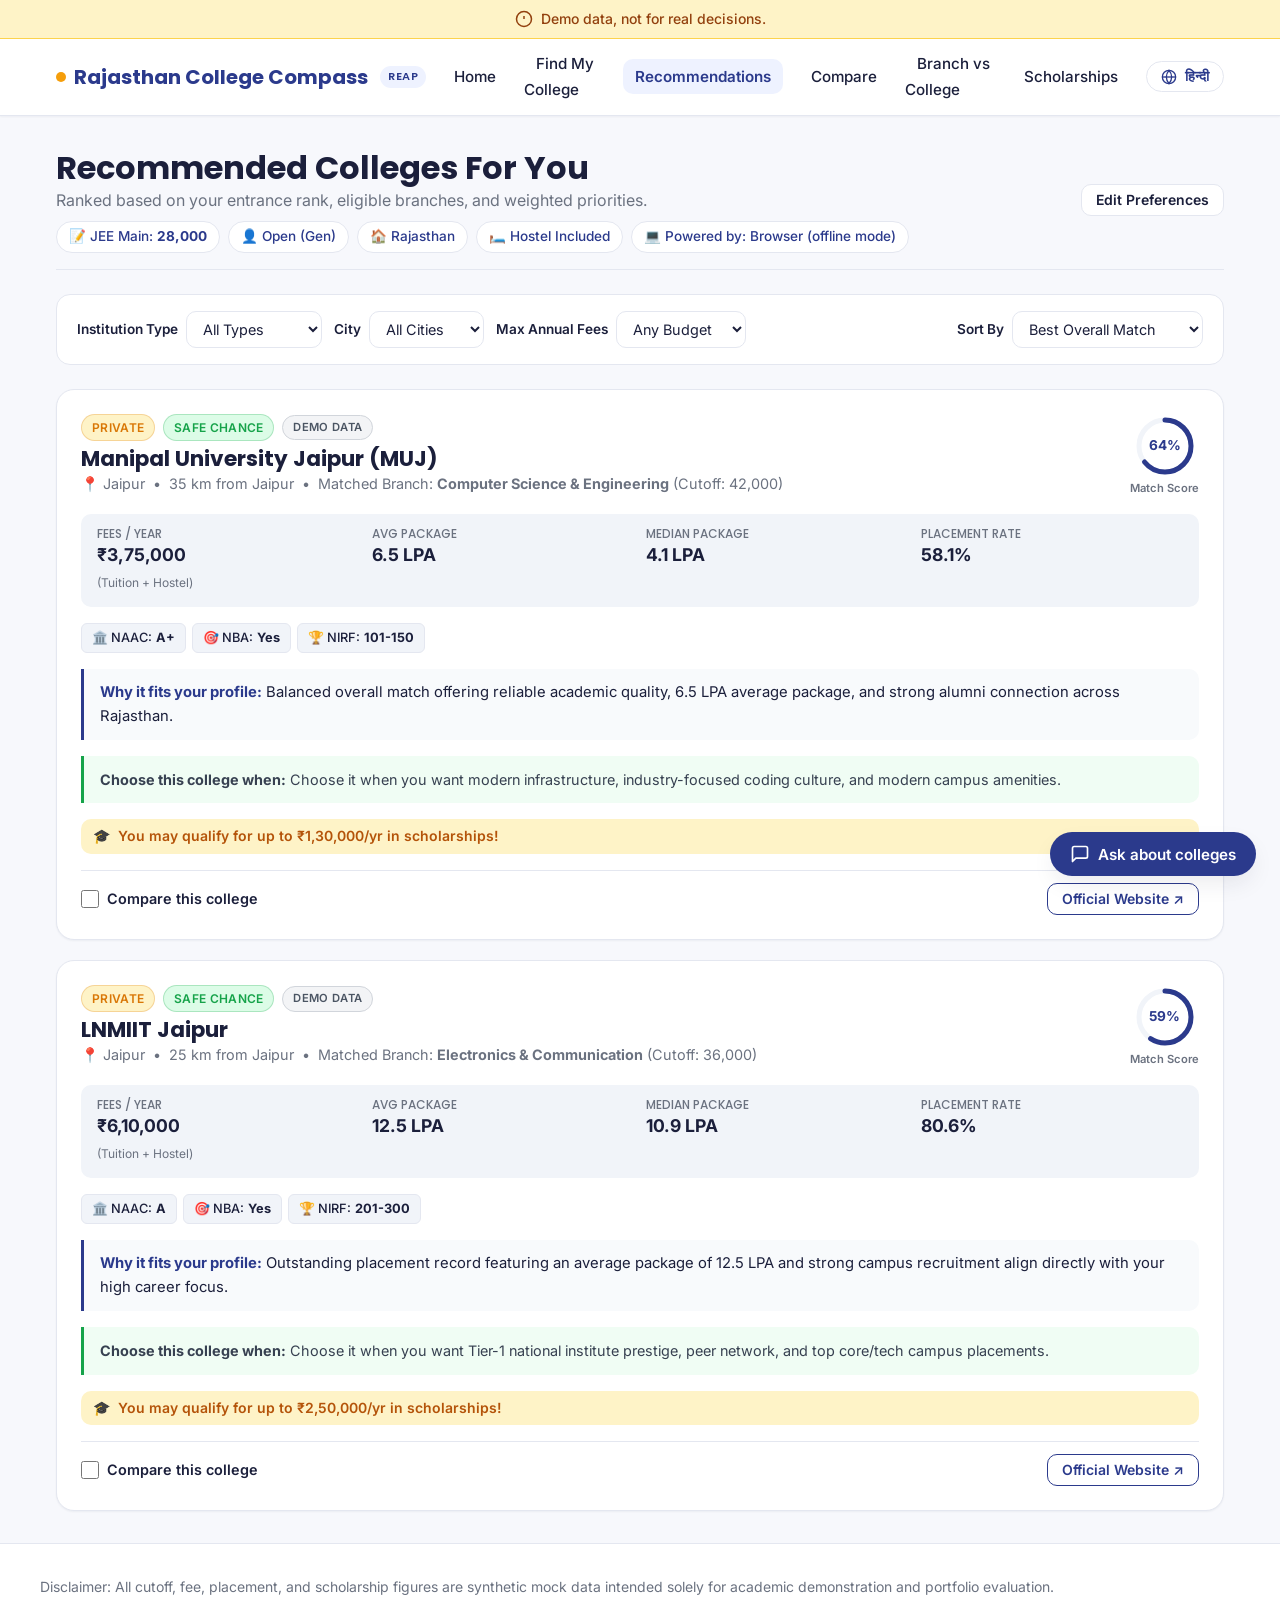
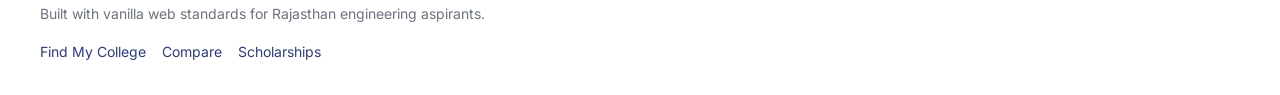
<file: results.html>
<!DOCTYPE html>
<html lang="en">
<head>
  <meta charset="UTF-8">
  <meta name="viewport" content="width=device-width, initial-scale=1.0">
  <title>College Recommendations - Rajasthan College Compass</title>
  <link rel="stylesheet" href="css/styles.css">
</head>
<body>

  <!-- Sticky Demo Banner -->
  <div class="demo-banner">
    <svg width="18" height="18" viewBox="0 0 24 24" fill="none" stroke="currentColor" stroke-width="2">
      <circle cx="12" cy="12" r="10"></circle>
      <line x1="12" y1="8" x2="12" y2="12"></line>
      <line x1="12" y1="16" x2="12.01" y2="16"></line>
    </svg>
    <span data-i18n="banner.demo">Demo data, not for real decisions.</span>
  </div>

  <!-- Global Header Navigation -->
  <header class="navbar">
    <div class="nav-container">
      <a href="index.html" class="brand">
        <span class="dot"></span>
        <span data-i18n="brand.name">Rajasthan College Compass</span>
        <span class="badge-state">REAP</span>
      </a>

      <ul class="nav-links">
        <li><a href="index.html" data-i18n="nav.home">Home</a></li>
        <li><a href="find.html" data-i18n="nav.find">Find My College</a></li>
        <li><a href="results.html" class="active" data-i18n="nav.results">Recommendations</a></li>
        <li><a href="compare.html" data-i18n="nav.compare">Compare</a></li>
        <li><a href="branch-vs-college.html" data-i18n="nav.branch_vs_college">Branch vs College</a></li>
        <li><a href="scholarships.html" data-i18n="nav.scholarships">Scholarships</a></li>
      </ul>

      <div class="nav-actions">
        <button class="lang-toggle" aria-label="Toggle language">
          <svg width="16" height="16" viewBox="0 0 24 24" fill="none" stroke="currentColor" stroke-width="2">
            <circle cx="12" cy="12" r="10"></circle>
            <line x1="2" y1="12" x2="22" y2="12"></line>
            <path d="M12 2a15.3 15.3 0 0 1 4 10 15.3 15.3 0 0 1-4 10 15.3 15.3 0 0 1-4-10 15.3 15.3 0 0 1 4-10z"></path>
          </svg>
          <span class="lang-toggle-btn" data-i18n="lang.toggle">हिन्दी</span>
        </button>

        <button class="mobile-menu-btn" aria-label="Open navigation menu">
          <svg width="24" height="24" viewBox="0 0 24 24" fill="none" stroke="currentColor" stroke-width="2">
            <line x1="3" y1="12" x2="21" y2="12"></line>
            <line x1="3" y1="6" x2="21" y2="6"></line>
            <line x1="3" y1="18" x2="21" y2="18"></line>
          </svg>
        </button>
      </div>
    </div>
  </header>

  <!-- Main Content -->
  <main class="main-content">
    <div class="container">
      
      <!-- Summary Header Bar -->
      <div class="results-header">
        <div>
          <h1 data-i18n="results.title">Recommended Colleges For You</h1>
          <p class="text-muted" data-i18n="results.subtitle">Ranked based on your entrance rank, eligible branches, and weighted priorities.</p>
          <div class="search-summary-pills" id="summary-pills" style="margin-top: 8px;">
            <!-- Rendered via JS -->
          </div>
        </div>
        <div>
          <a href="find.html" class="btn btn-secondary btn-sm" data-i18n="results.edit_pref">
            ✏️ Edit Preferences
          </a>
        </div>
      </div>

      <!-- Filters & Sorting Bar -->
      <div class="filter-bar">
        <div class="filter-group">
          <!-- Type Filter -->
          <div class="filter-item">
            <label for="filter-type" style="font-size:0.85rem; font-weight:600;" data-i18n="results.filter.type">Type:</label>
            <select id="filter-type" class="filter-select">
              <option value="ALL" data-i18n="results.filter.type_all">All Types</option>
              <option value="Govt" data-i18n="results.filter.type_govt">Govt Only</option>
              <option value="Private" data-i18n="results.filter.type_pvt">Private Only</option>
              <option value="Deemed" data-i18n="results.filter.type_deemed">Deemed Only</option>
            </select>
          </div>

          <!-- City Filter -->
          <div class="filter-item">
            <label for="filter-city" style="font-size:0.85rem; font-weight:600;" data-i18n="results.filter.city">City:</label>
            <select id="filter-city" class="filter-select">
              <option value="ALL" data-i18n="results.filter.city_all">All Cities</option>
            </select>
          </div>

          <!-- Budget Filter -->
          <div class="filter-item">
            <label for="filter-budget" style="font-size:0.85rem; font-weight:600;" data-i18n="results.filter.budget">Max Annual Fees:</label>
            <select id="filter-budget" class="filter-select">
              <option value="ALL" data-i18n="results.filter.budget_all">Any Budget</option>
              <option value="100000">≤ ₹1,00,000</option>
              <option value="200000">≤ ₹2,00,000</option>
              <option value="300000">≤ ₹3,00,000</option>
              <option value="500000">≤ ₹5,00,000</option>
            </select>
          </div>
        </div>

        <!-- Sort Control -->
        <div class="filter-item">
          <label for="sort-select" style="font-size:0.85rem; font-weight:600;" data-i18n="results.sort.label">Sort By:</label>
          <select id="sort-select" class="filter-select">
            <option value="match" data-i18n="results.sort.match">Best Overall Match</option>
            <option value="fees" data-i18n="results.sort.fees">Lowest Total Fees</option>
            <option value="placements" data-i18n="results.sort.placements">Highest Avg Package</option>
            <option value="distance" data-i18n="results.sort.distance">Closest to Jaipur</option>
          </select>
        </div>
      </div>

      <!-- College Cards Container -->
      <div id="cards-container" class="cards-grid">
        <!-- Rendered dynamically via JavaScript -->
      </div>

      <!-- Empty State -->
      <div id="no-results-box" class="card text-center" style="display:none; padding: var(--space-12);">
        <div style="font-size: 3rem; margin-bottom: var(--space-3);">🔍</div>
        <h3 data-i18n="results.no_matches">No colleges matched your exact criteria.</h3>
        <p class="text-muted" style="max-width:500px; margin: 8px auto 20px;" data-i18n="results.no_matches_tip">
          Try increasing your budget filter, broadening branch preferences, or adjusting your rank.
        </p>
        <a href="find.html" class="btn btn-primary" data-i18n="results.edit_pref">Edit Preferences</a>
      </div>

    </div>
  </main>

  <!-- Global Footer -->
  <footer class="footer">
    <div class="footer-content">
      <div>
        <p data-i18n="footer.disclaimer">Disclaimer: All cutoff, fee, placement, and scholarship figures are synthetic mock data intended solely for academic demonstration and portfolio evaluation.</p>
        <p style="margin-top:4px;" data-i18n="footer.built_with">Built with vanilla web standards for Rajasthan engineering aspirants.</p>
      </div>
      <ul class="footer-links">
        <li><a href="find.html" data-i18n="nav.find">Find My College</a></li>
        <li><a href="compare.html" data-i18n="nav.compare">Compare</a></li>
        <li><a href="scholarships.html" data-i18n="nav.scholarships">Scholarships</a></li>
      </ul>
    </div>
  </footer>

  <!-- Scripts -->
  <script src="js/data.js"></script>
  <script src="js/recommender.js"></script>
  <script src="js/api.js"></script>
  <script src="js/i18n.js"></script>
  <script src="js/app.js"></script>
  <script>
    document.addEventListener('DOMContentLoaded', async () => {
      await window.API.loadData();   // use the server's data (falls back to data.js)
      // 1. Retrieve profile from sessionStorage or use standard realistic default
      let profile;
      try {
        const stored = sessionStorage.getItem('reap_student_profile');
        if (stored) {
          profile = JSON.parse(stored);
        }
      } catch (e) {}

      if (!profile) {
        // Realistic default sample profile for demonstration
        profile = {
          exam: 'JEE Main',
          rankOrScore: 28000,
          category: 'Open (Gen)',
          domicile: 'Rajasthan (Home State)',
          gender: 'Male',
          preferredBranches: ['Computer Science & Engineering', 'Information Technology', 'Electronics & Communication'],
          familyIncome: 600000,
          priorities: { fees: 7, placements: 8, location: 6, reputation: 7 },
          needHostel: true
        };
      }

      // 2. Render Search Summary Pills
      const summaryContainer = document.getElementById('summary-pills');
      summaryContainer.innerHTML = `
        <span class="summary-pill">📝 ${profile.exam}: <strong>${profile.rankOrScore.toLocaleString()}</strong></span>
        <span class="summary-pill">👤 ${profile.category}</span>
        <span class="summary-pill">🏠 ${profile.domicile.includes('Home') ? 'Rajasthan' : 'Other State'}</span>
        ${profile.needHostel ? '<span class="summary-pill">🛏️ Hostel Included</span>' : ''}
      `;

      // 3. Populate Cities in Filter Dropdown
      const citySelect = document.getElementById('filter-city');
      if (window.COLLEGES_DATA) {
        const cities = Array.from(new Set(window.COLLEGES_DATA.map(c => c['City']))).sort();
        cities.forEach(city => {
          const opt = document.createElement('option');
          opt.value = city;
          opt.textContent = city;
          citySelect.appendChild(opt);
        });
      }

      // 4. Run Recommendation Pipeline
      let allResults = [];   // filled in below, after the backend answers

      // 5. Render Function
      function renderCards() {
        const typeFilter = document.getElementById('filter-type').value;
        const cityFilter = document.getElementById('filter-city').value;
        const budgetFilter = document.getElementById('filter-budget').value;
        const sortMode = document.getElementById('sort-select').value;

        // Apply UI Filters
        let filtered = allResults.filter(item => {
          if (typeFilter !== 'ALL' && item.type !== typeFilter) return false;
          if (cityFilter !== 'ALL' && item.city !== cityFilter) return false;
          if (budgetFilter !== 'ALL' && item.totalAnnualCost > Number(budgetFilter)) return false;
          return true;
        });

        // Apply Sorting
        filtered.sort((a, b) => {
          if (sortMode === 'fees') return a.totalAnnualCost - b.totalAnnualCost;
          if (sortMode === 'placements') {
            const pkgA = a.placementStats ? Number(a.placementStats['Avg Package (LPA)']) : 0;
            const pkgB = b.placementStats ? Number(b.placementStats['Avg Package (LPA)']) : 0;
            return pkgB - pkgA;
          }
          if (sortMode === 'distance') return a.distanceFromJaipur - b.distanceFromJaipur;
          return b.matchScore - a.matchScore; // Default: Best Match
        });

        const cardsContainer = document.getElementById('cards-container');
        const noResultsBox = document.getElementById('no-results-box');

        if (filtered.length === 0) {
          cardsContainer.innerHTML = '';
          noResultsBox.style.display = 'block';
          return;
        }

        noResultsBox.style.display = 'none';
        const compareList = window.App ? window.App.getCompareList() : [];

        // Build HTML for cards
        cardsContainer.innerHTML = filtered.map(item => {
          // Chance tag badge styling
          let chanceBadgeClass = 'badge-target';
          let chanceI18n = 'results.chance.target';
          if (item.bestChance === 'Safe') {
            chanceBadgeClass = 'badge-safe';
            chanceI18n = 'results.chance.safe';
          } else if (item.bestChance === 'Reach') {
            chanceBadgeClass = 'badge-reach';
            chanceI18n = 'results.chance.reach';
          }

          // SVG Ring calculations: radius = 26, circumference = 2 * PI * 26 ≈ 163.36
          const circumference = 163.36;
          const strokeDashoffset = circumference - (item.matchScore / 100) * circumference;

          // Compare state
          const isCompared = compareList.includes(item.collegeId);

          return `
            <div class="college-card" id="card-${item.collegeId}">
              
              <!-- Top Row: Name, Location, Badges, Match Ring -->
              <div class="card-top">
                <div class="college-main-info">
                  <div class="college-title-row">
                    <span class="badge ${item.type === 'Govt' ? 'badge-safe' : 'badge-target'}">${item.type}</span>
                    <span class="badge ${chanceBadgeClass}" data-i18n="${chanceI18n}">
                      ${window.t ? window.t(chanceI18n) : item.bestChance}
                    </span>
                    <span class="badge ${item.confidenceBadge.class}" title="${item.confidenceBadge.tooltip}">
                      ${item.confidenceBadge.label}
                    </span>
                  </div>

                  <h2 class="college-name">${item.collegeName}</h2>
                  <div class="college-location">
                    <span>📍 ${item.city}</span>
                    <span style="margin: 0 4px;">•</span>
                    <span>${item.distanceFromJaipur === 0 ? 'In Jaipur' : item.distanceFromJaipur + ' km from Jaipur'}</span>
                    <span style="margin: 0 4px;">•</span>
                    <span>Matched Branch: <strong>${item.bestBranchName}</strong> (Cutoff: ${item.bestClosingValue.toLocaleString()})</span>
                  </div>
                </div>

                <!-- Match Score SVG Ring -->
                <div class="match-ring-box">
                  <div class="ring-wrapper">
                    <svg width="64" height="64">
                      <circle class="ring-bg" cx="32" cy="32" r="26"></circle>
                      <circle class="ring-progress" cx="32" cy="32" r="26" 
                              stroke-dasharray="${circumference}" 
                              stroke-dashoffset="${strokeDashoffset}"></circle>
                    </svg>
                    <div class="ring-label">${item.matchScore}%</div>
                  </div>
                  <span class="ring-caption" data-i18n="results.match_score">Match Score</span>
                </div>
              </div>

              <!-- Metrics Grid (Fees & Placements) -->
              <div class="card-metrics-grid">
                <div class="metric-box">
                  <h5 data-i18n="results.metric.fees">Fees / Year</h5>
                  <p>₹${item.totalAnnualCost.toLocaleString('en-IN')}</p>
                  <span style="font-size:0.75rem; color:var(--color-text-muted);">
                    ${profile.needHostel ? '(Tuition + Hostel)' : '(Tuition only)'}
                  </span>
                </div>

                <div class="metric-box">
                  <h5 data-i18n="results.metric.avg_pkg">Avg Package</h5>
                  <p>${item.placementStats ? item.placementStats['Avg Package (LPA)'] + ' LPA' : 'N/A'}</p>
                </div>

                <div class="metric-box">
                  <h5 data-i18n="results.metric.median_pkg">Median Package</h5>
                  <p>${item.placementStats ? item.placementStats['Median Package (LPA)'] + ' LPA' : 'N/A'}</p>
                </div>

                <div class="metric-box">
                  <h5 data-i18n="results.metric.placement_rate">Placement Rate</h5>
                  <p>${item.placementStats ? item.placementStats['Placement %'] + '%' : 'N/A'}</p>
                </div>
              </div>

              <!-- Accreditation Chips -->
              <div style="display:flex; gap:6px; flex-wrap:wrap;">
                <span class="chip">🏛️ NAAC: <strong>${item.naac}</strong></span>
                <span class="chip">🎯 NBA: <strong>${item.nba}</strong></span>
                <span class="chip">🏆 NIRF: <strong>${item.nirf}</strong></span>
              </div>

              <!-- Rationale: Why it fits -->
              <div class="fit-reason">
                <strong data-i18n="results.reason.title">Why it fits your profile:</strong> ${item.fitReason}
              </div>

              <!-- Persona: Choose it when -->
              <div class="choose-when">
                <strong data-i18n="results.choose_when.title">Choose this college when:</strong> ${item.chooseWhen}
              </div>

              <!-- Scholarship Hint if applicable -->
              ${item.maxScholarship > 0 ? `
                <div class="scholarship-hint-box">
                  <span>🎓</span>
                  <span>${window.t ? window.t('results.scholarship_qualify', { amount: item.maxScholarship.toLocaleString('en-IN') }) : `You may qualify for up to ₹${item.maxScholarship.toLocaleString('en-IN')}/yr in scholarships!`}</span>
                </div>
              ` : ''}

              <!-- Card Footer: Compare Checkbox -->
              <div class="card-footer">
                <label class="compare-checkbox-label">
                  <input type="checkbox" class="compare-card-cb" data-college-id="${item.collegeId}" ${isCompared ? 'checked' : ''}>
                  <span data-i18n="results.compare.checkbox">Compare this college</span>
                </label>
                <a href="${item.college['Official Homepage']}" target="_blank" rel="noopener noreferrer" class="btn btn-outline btn-sm">
                  Official Website ↗
                </a>
              </div>

            </div>
          `;
        }).join('');

        // Attach compare checkbox event listeners
        document.querySelectorAll('.compare-card-cb').forEach(cb => {
          cb.addEventListener('change', (e) => {
            const cid = e.target.getAttribute('data-college-id');
            if (e.target.checked) {
              const success = window.App.addToCompare(cid);
              if (!success) {
                e.target.checked = false;
              }
            } else {
              window.App.removeFromCompare(cid);
            }
          });
        });

        // Translate freshly rendered dynamic nodes
        if (window.I18n) {
          window.I18n.translateDOM(cardsContainer);
        }
      }

      // Initial render: ask the backend first, fall back to local JS if it's offline
      (async () => {
        const { results, source } = await window.API.recommend(profile);
        allResults = results;

        const pill = document.createElement('span');
        pill.className = 'summary-pill';
        pill.textContent = source === 'api' ? '⚙️ Powered by: Python API' : '💻 Powered by: Browser (offline mode)';
        summaryContainer.appendChild(pill);

        renderCards();
      })();

      // Bind filter controls
      document.getElementById('filter-type').addEventListener('change', renderCards);
      document.getElementById('filter-city').addEventListener('change', renderCards);
      document.getElementById('filter-budget').addEventListener('change', renderCards);
      document.getElementById('sort-select').addEventListener('change', renderCards);

      // Re-render when language or compare list changes
      window.addEventListener('languageChanged', renderCards);
      window.addEventListener('compareListChanged', () => {
        const compareList = window.App ? window.App.getCompareList() : [];
        document.querySelectorAll('.compare-card-cb').forEach(cb => {
          const cid = cb.getAttribute('data-college-id');
          cb.checked = compareList.includes(cid);
        });
      });
    });
  </script>
</body>
</html>
</file>
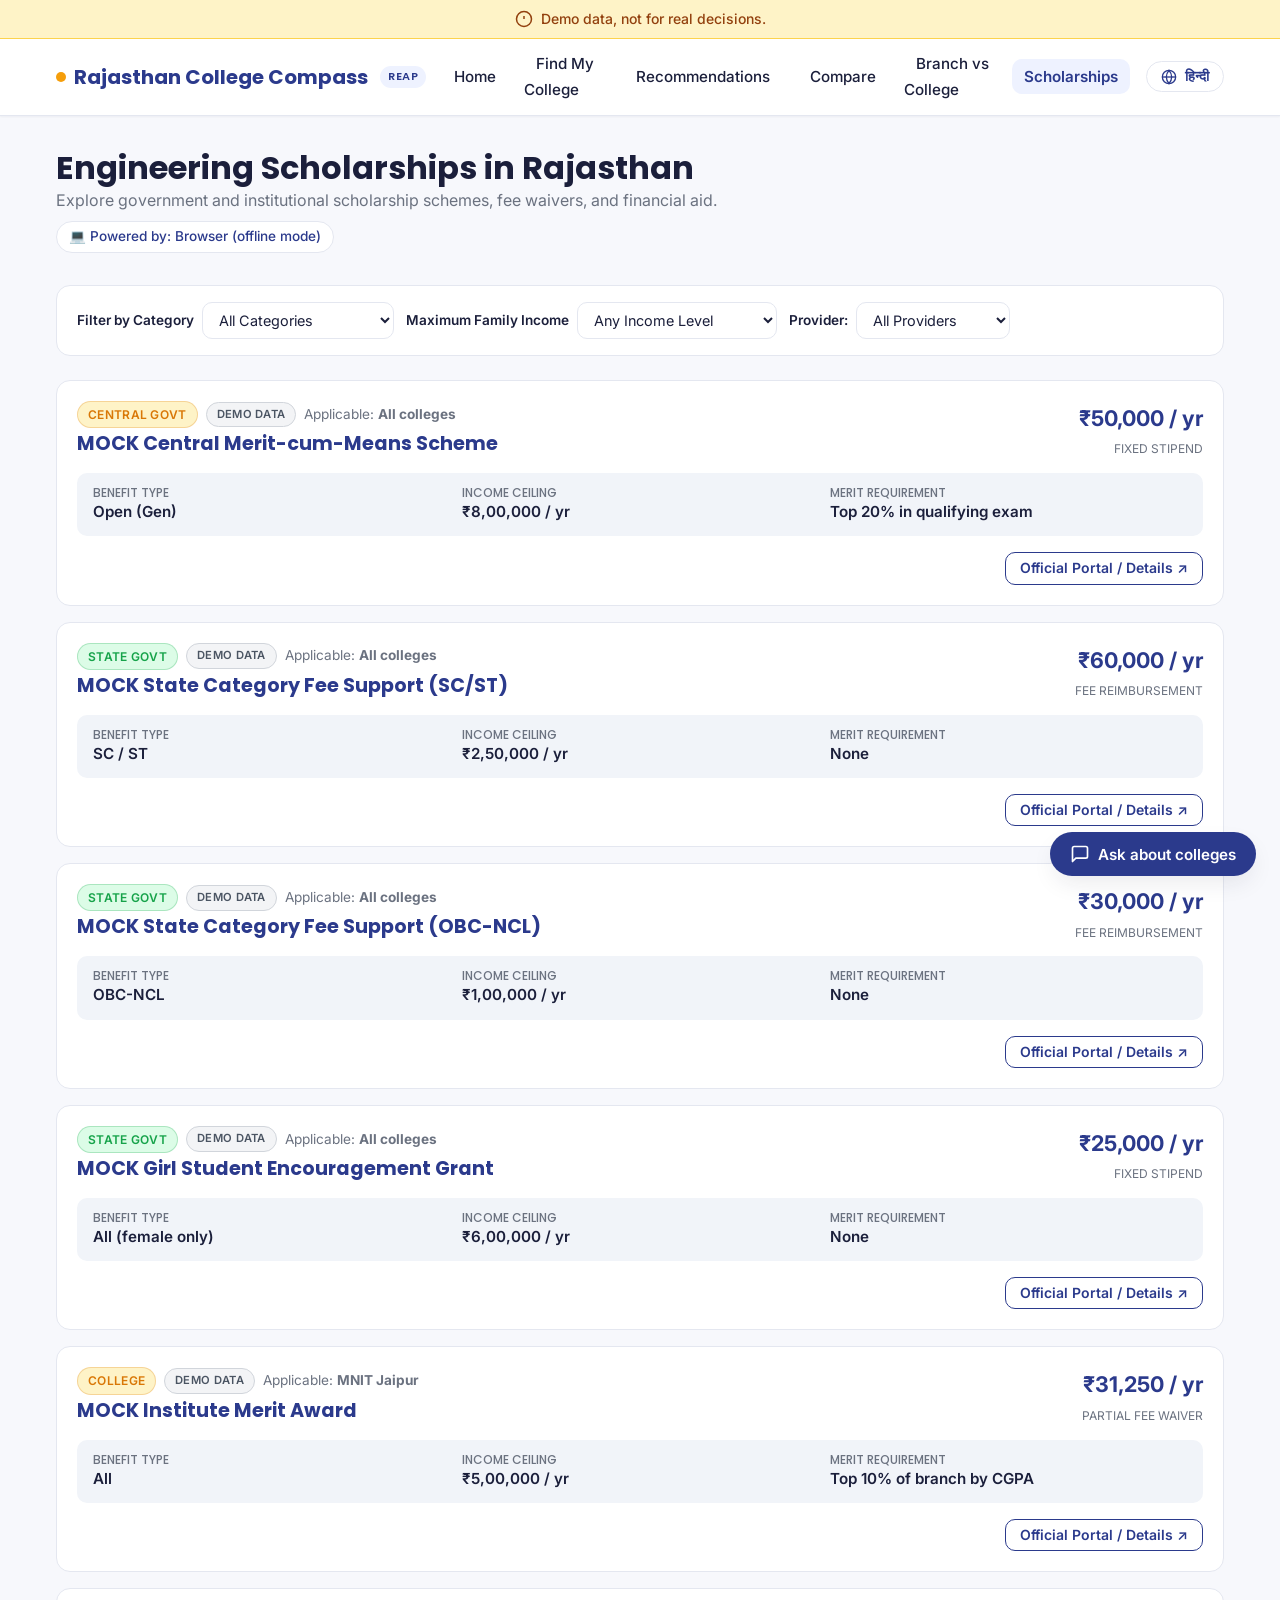
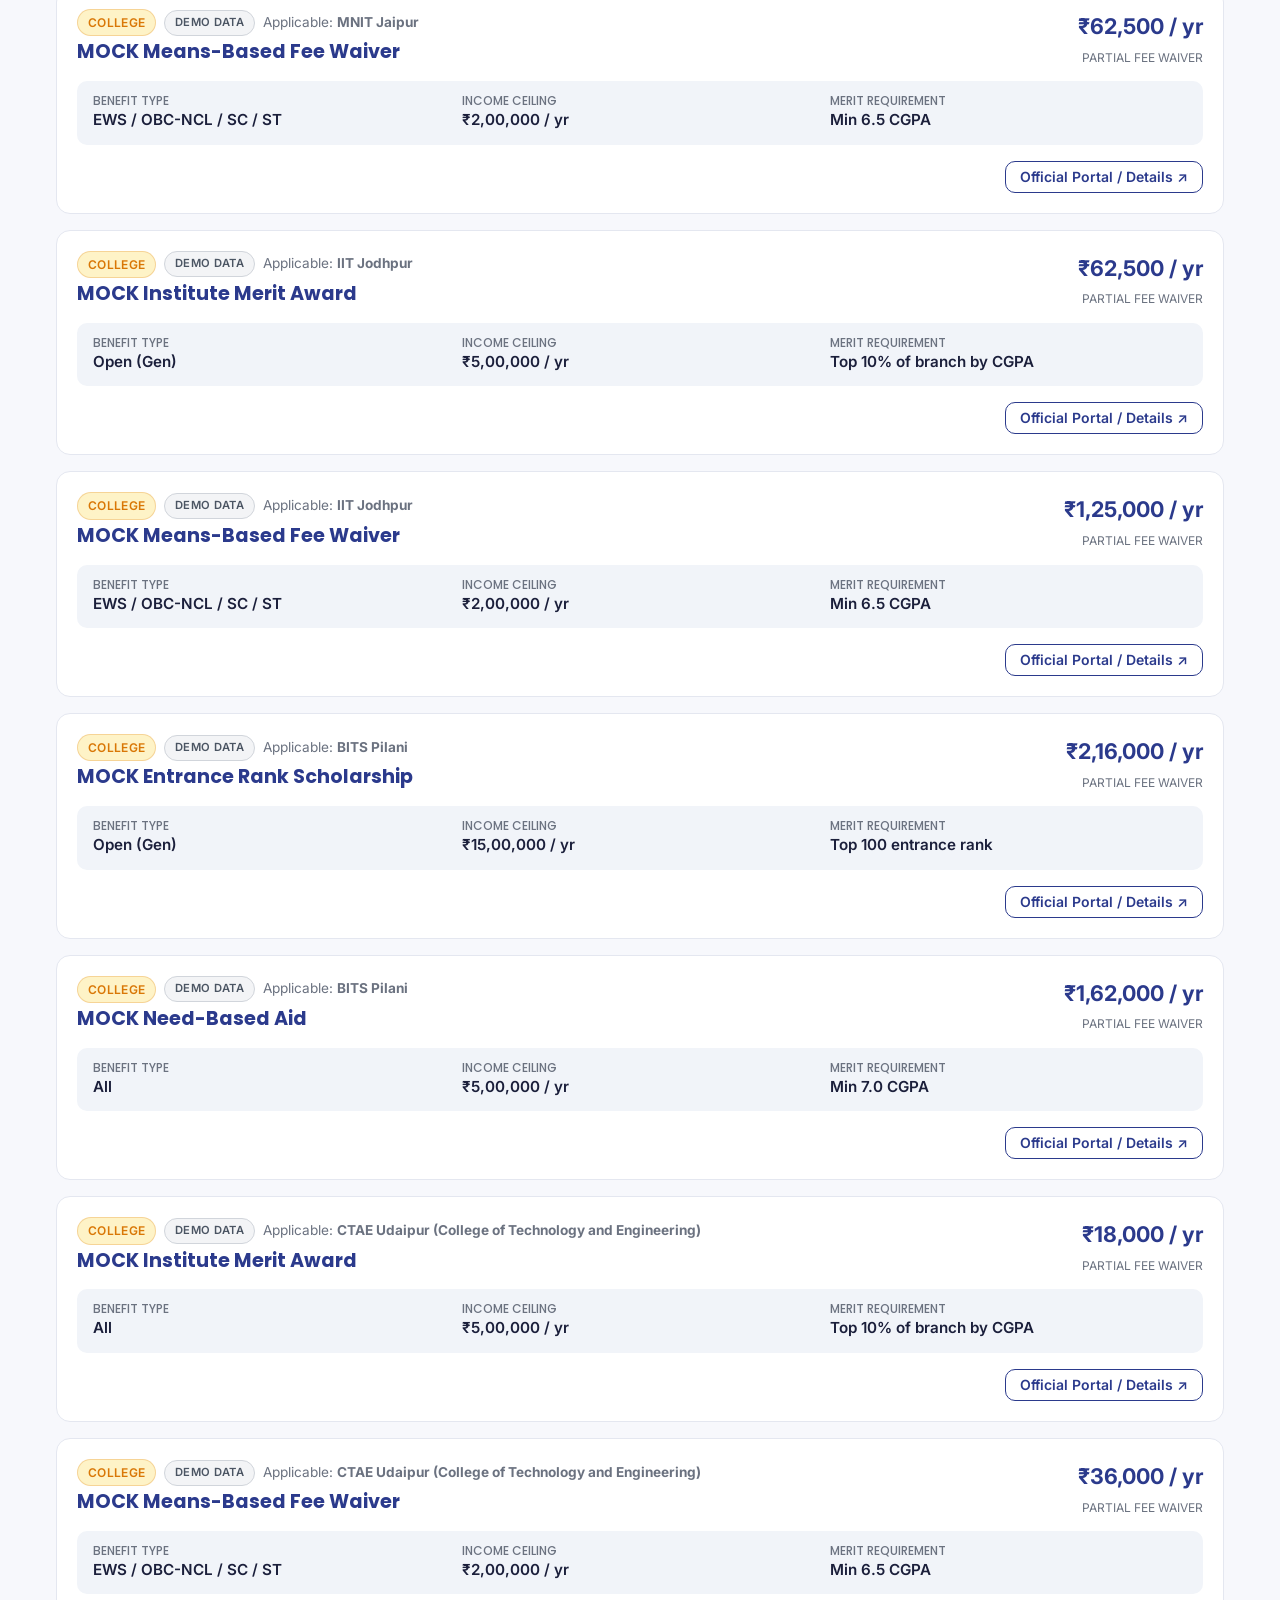
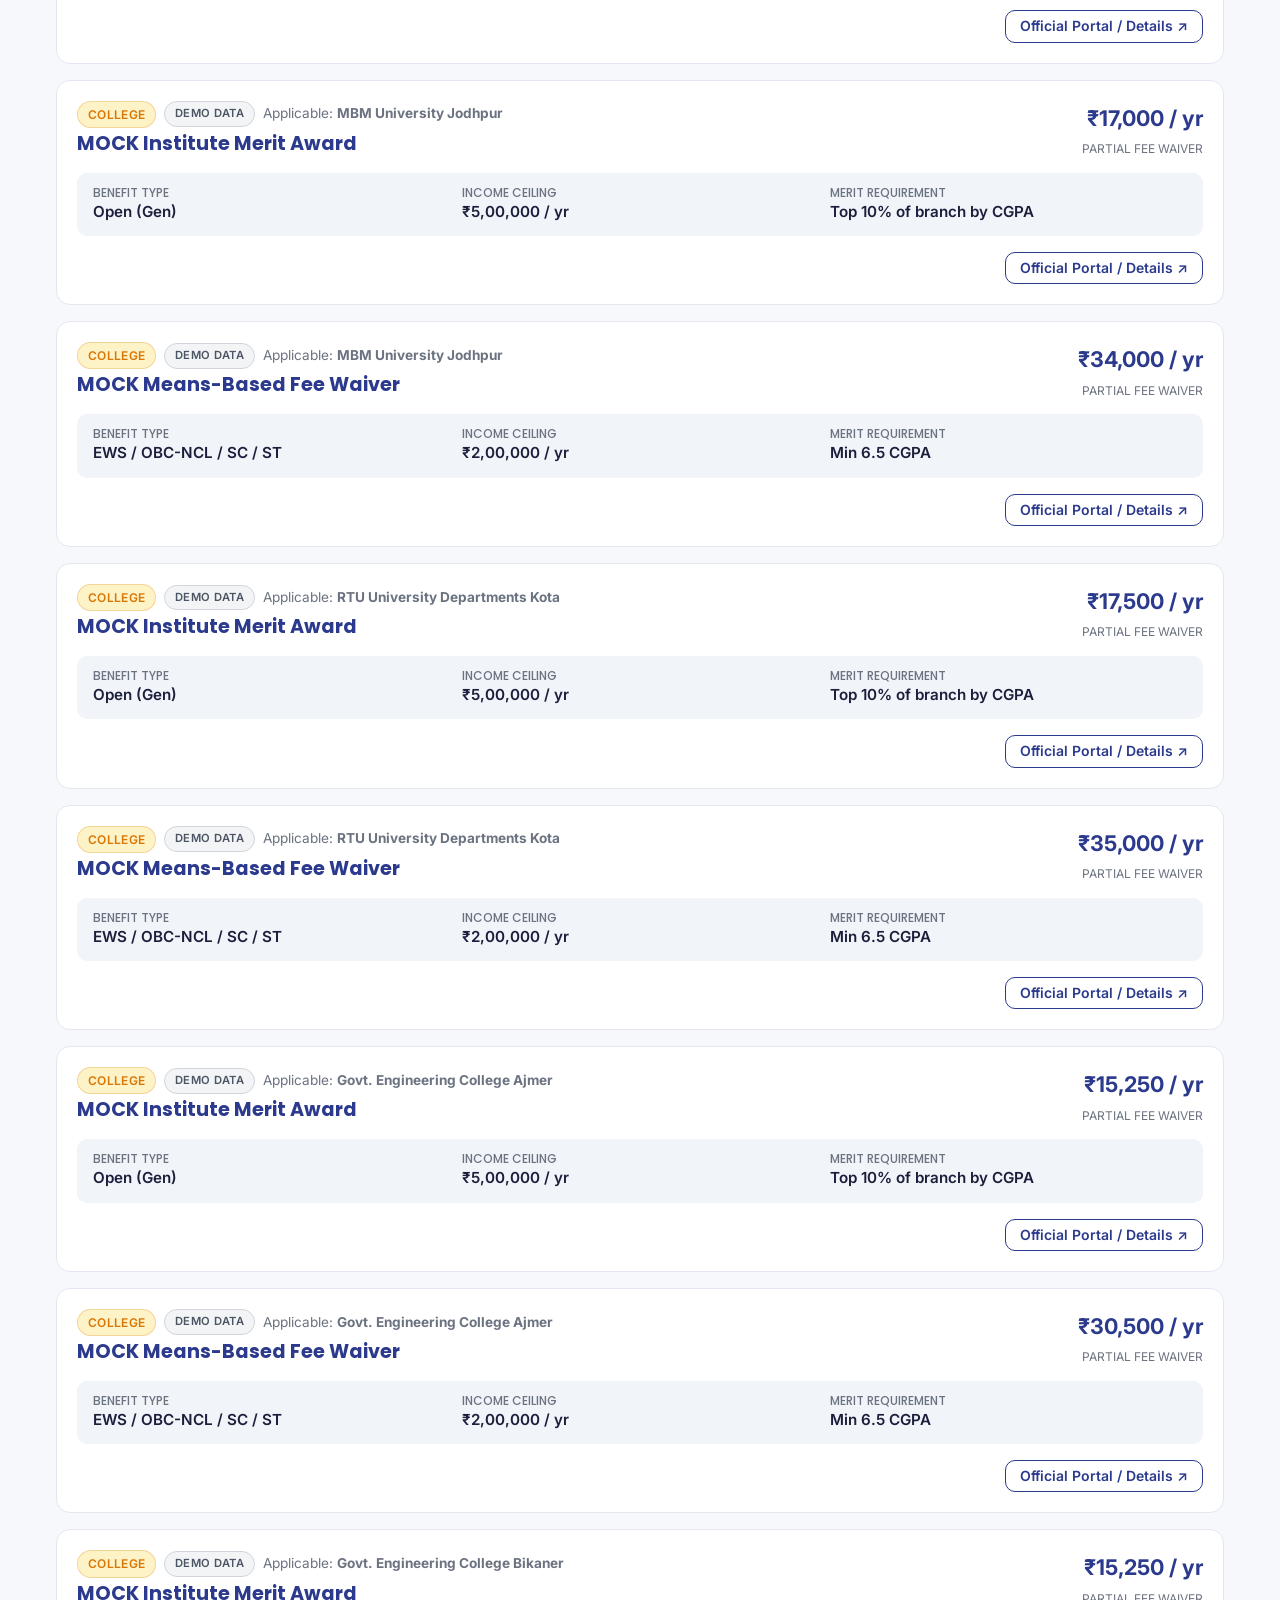
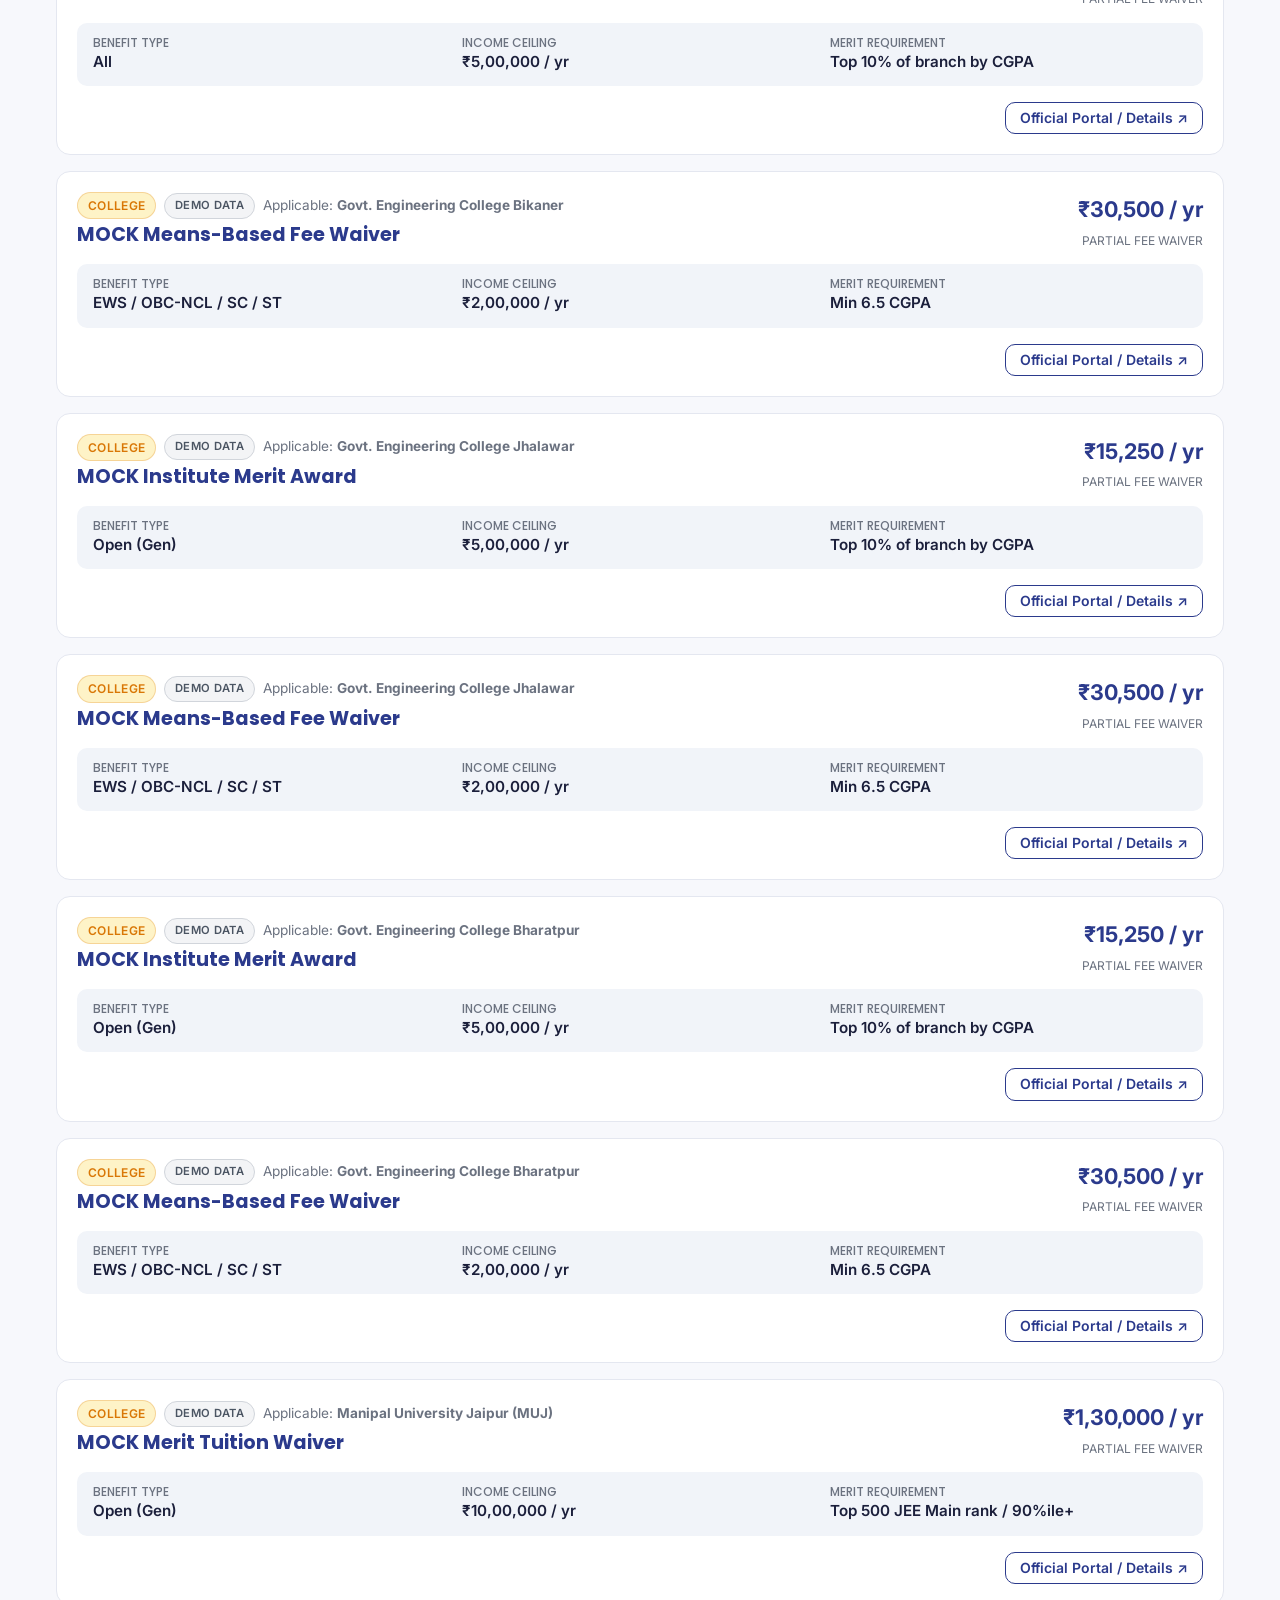
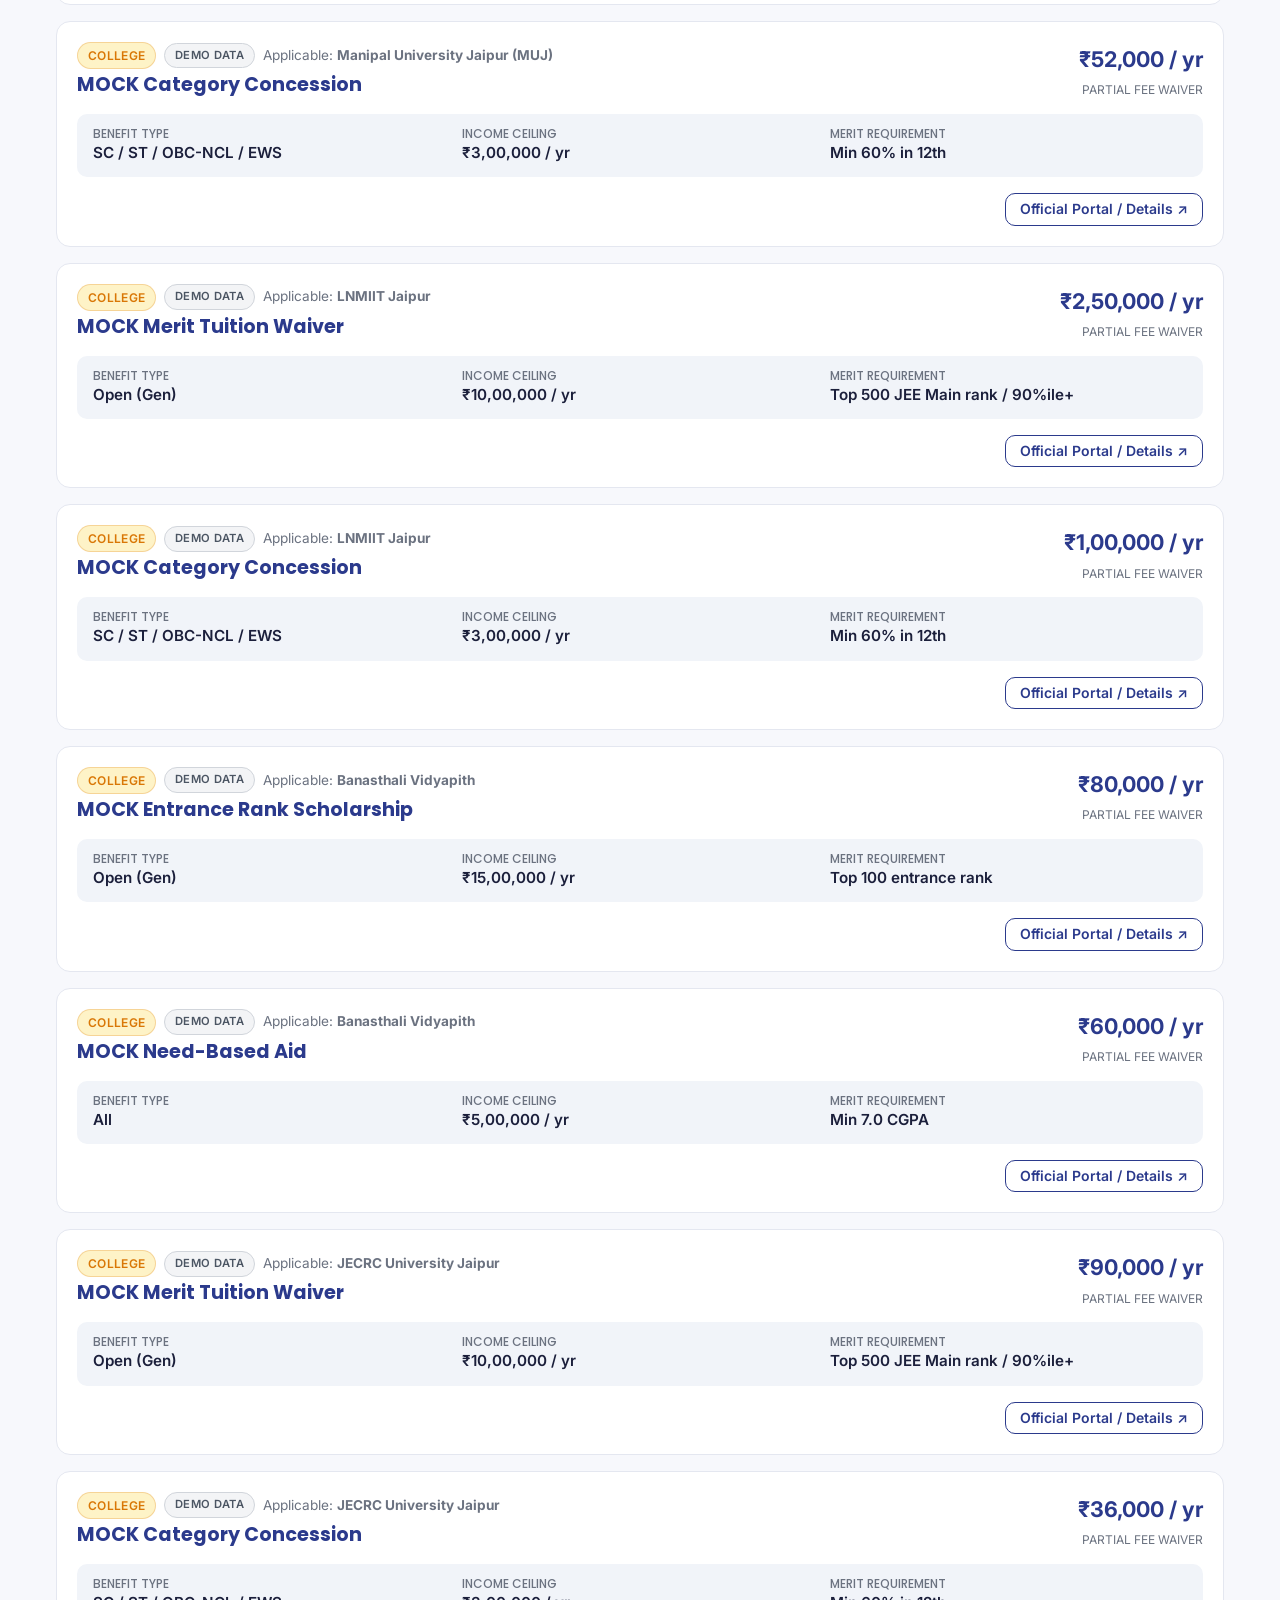
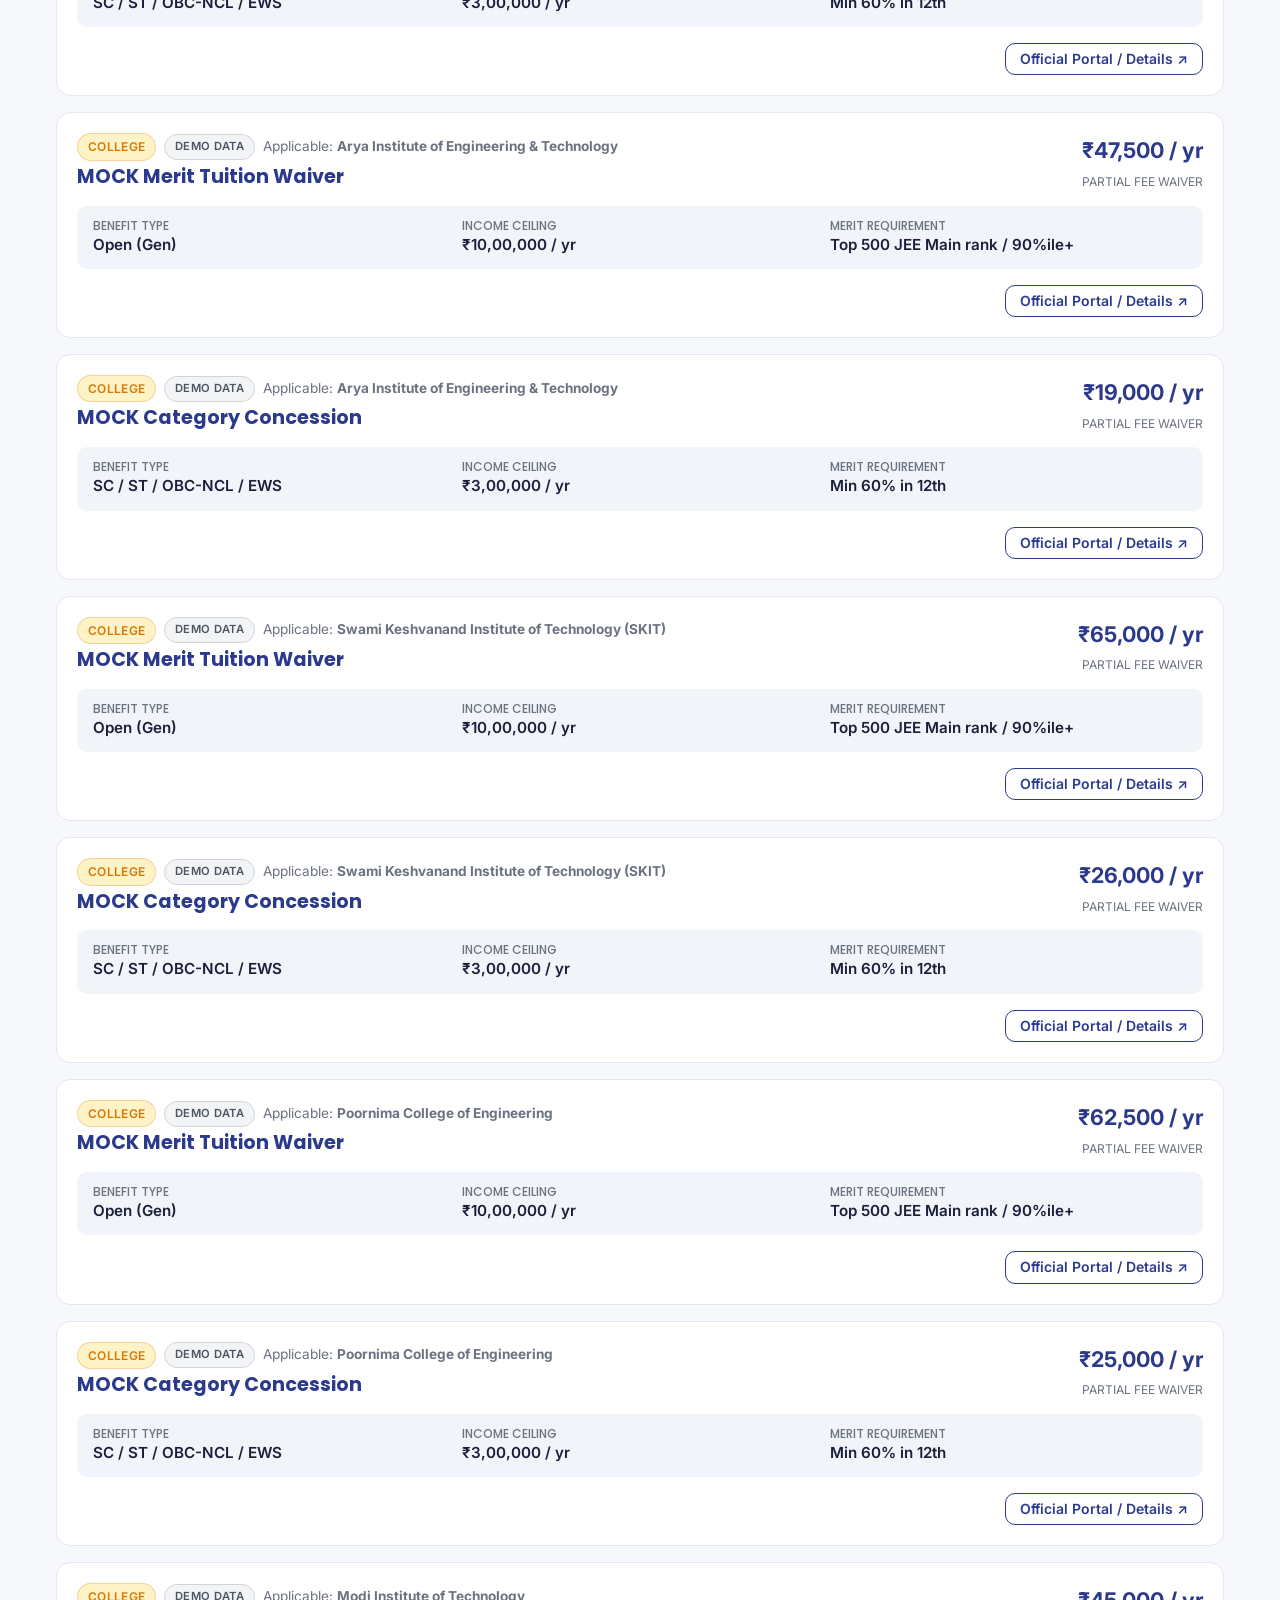
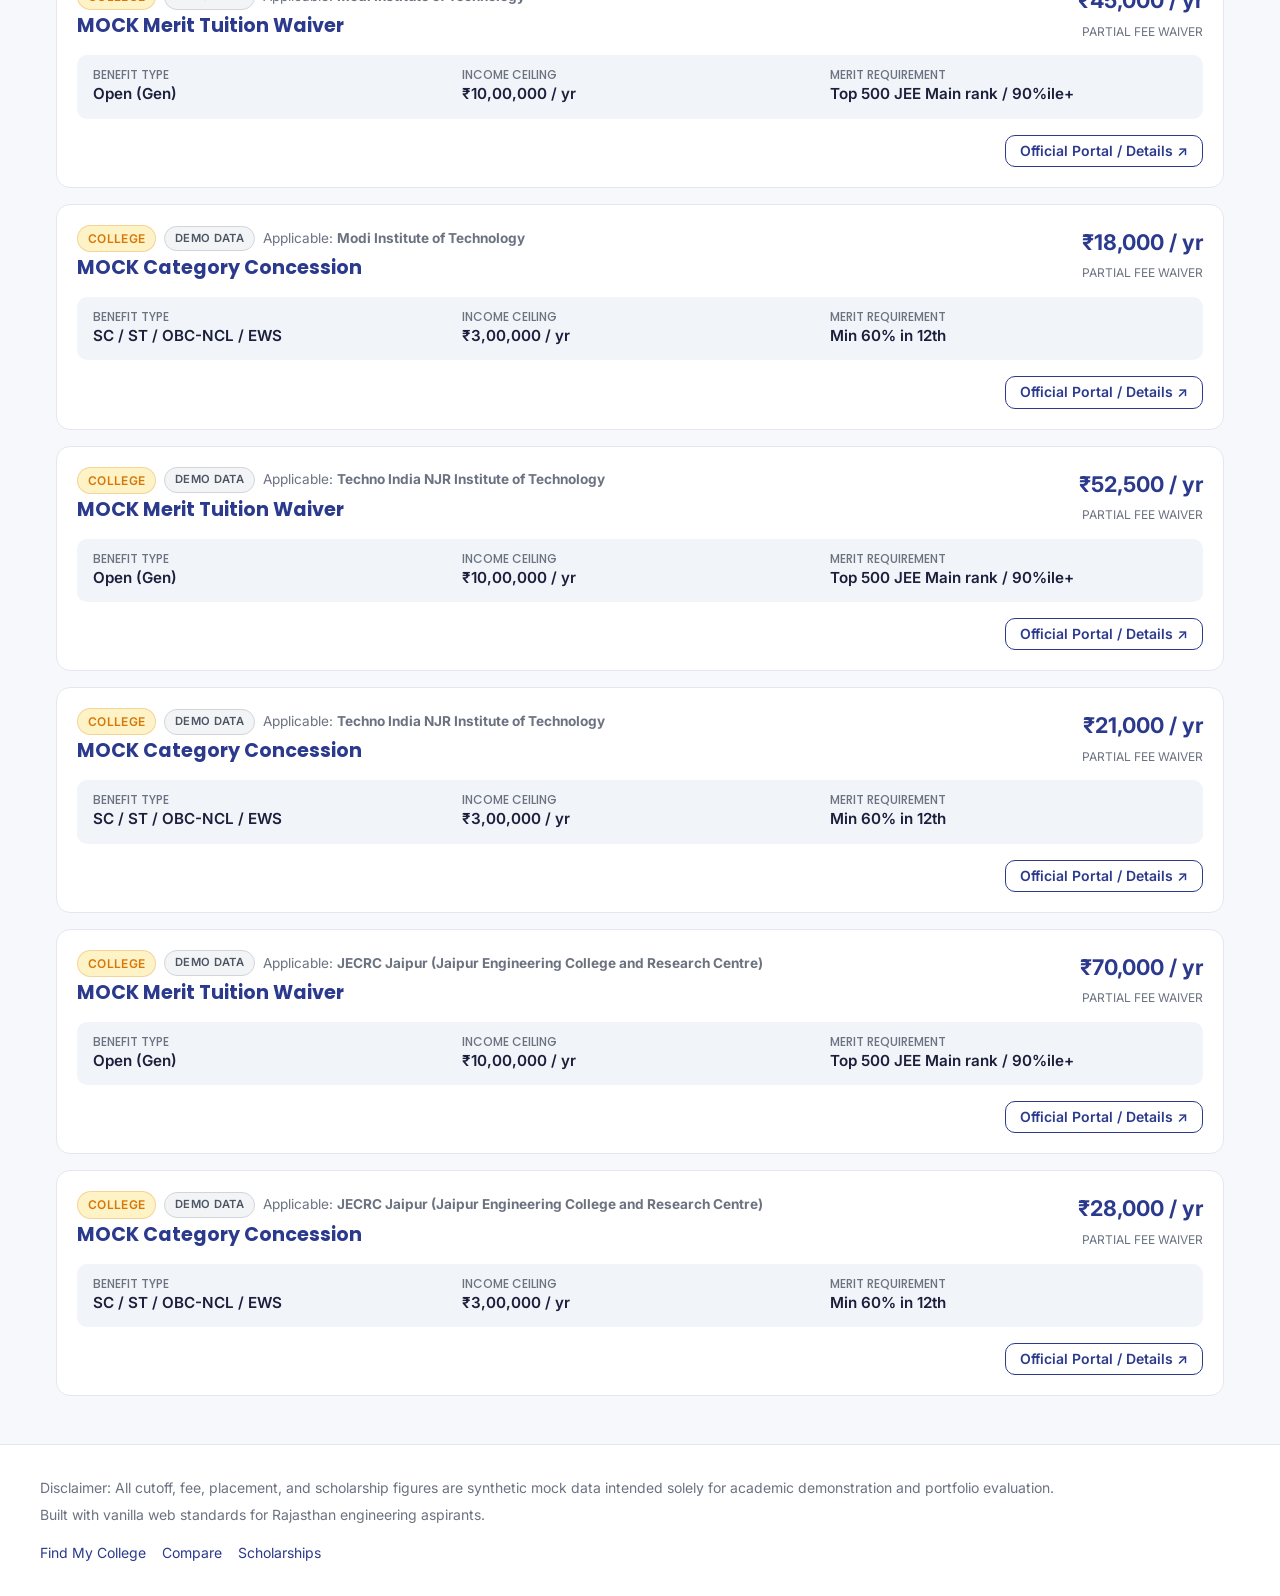
<file: scholarships.html>
<!DOCTYPE html>
<html lang="en">
<head>
  <meta charset="UTF-8">
  <meta name="viewport" content="width=device-width, initial-scale=1.0">
  <title>Engineering Scholarships - Rajasthan College Compass</title>
  <link rel="stylesheet" href="css/styles.css">
</head>
<body>

  <!-- Sticky Demo Banner -->
  <div class="demo-banner">
    <svg width="18" height="18" viewBox="0 0 24 24" fill="none" stroke="currentColor" stroke-width="2">
      <circle cx="12" cy="12" r="10"></circle>
      <line x1="12" y1="8" x2="12" y2="12"></line>
      <line x1="12" y1="16" x2="12.01" y2="16"></line>
    </svg>
    <span data-i18n="banner.demo">Demo data, not for real decisions.</span>
  </div>

  <!-- Global Header Navigation -->
  <header class="navbar">
    <div class="nav-container">
      <a href="index.html" class="brand">
        <span class="dot"></span>
        <span data-i18n="brand.name">Rajasthan College Compass</span>
        <span class="badge-state">REAP</span>
      </a>

      <ul class="nav-links">
        <li><a href="index.html" data-i18n="nav.home">Home</a></li>
        <li><a href="find.html" data-i18n="nav.find">Find My College</a></li>
        <li><a href="results.html" data-i18n="nav.results">Recommendations</a></li>
        <li><a href="compare.html" data-i18n="nav.compare">Compare</a></li>
        <li><a href="branch-vs-college.html" data-i18n="nav.branch_vs_college">Branch vs College</a></li>
        <li><a href="scholarships.html" class="active" data-i18n="nav.scholarships">Scholarships</a></li>
      </ul>

      <div class="nav-actions">
        <button class="lang-toggle" aria-label="Toggle language">
          <svg width="16" height="16" viewBox="0 0 24 24" fill="none" stroke="currentColor" stroke-width="2">
            <circle cx="12" cy="12" r="10"></circle>
            <line x1="2" y1="12" x2="22" y2="12"></line>
            <path d="M12 2a15.3 15.3 0 0 1 4 10 15.3 15.3 0 0 1-4 10 15.3 15.3 0 0 1-4-10 15.3 15.3 0 0 1 4-10z"></path>
          </svg>
          <span class="lang-toggle-btn" data-i18n="lang.toggle">हिन्दी</span>
        </button>

        <button class="mobile-menu-btn" aria-label="Open navigation menu">
          <svg width="24" height="24" viewBox="0 0 24 24" fill="none" stroke="currentColor" stroke-width="2">
            <line x1="3" y1="12" x2="21" y2="12"></line>
            <line x1="3" y1="6" x2="21" y2="6"></line>
            <line x1="3" y1="18" x2="21" y2="18"></line>
          </svg>
        </button>
      </div>
    </div>
  </header>

  <!-- Main Content -->
  <main class="main-content">
    <div class="container">
      <div style="margin-bottom: var(--space-8);">
        <h1 data-i18n="scholarships.title">Engineering Scholarships in Rajasthan</h1>
        <p class="text-muted" data-i18n="scholarships.subtitle">
          Explore government and institutional scholarship schemes, fee waivers, and financial aid.
        </p>
      </div>

      <!-- Filter Controls Bar -->
      <div class="filter-bar">
        <div class="filter-group">
          <!-- Category Filter -->
          <div class="filter-item">
            <label for="filter-category" style="font-size:0.85rem; font-weight:600;" data-i18n="scholarships.filter.cat">Category:</label>
            <select id="filter-category" class="filter-select">
              <option value="ALL" data-i18n="scholarships.filter.cat_all">All Categories</option>
              <option value="Open (Gen)">Open (Gen)</option>
              <option value="OBC-NCL">OBC-NCL</option>
              <option value="EWS">EWS</option>
              <option value="SC">SC</option>
              <option value="ST">ST</option>
              <option value="Female">Female Students Only</option>
            </select>
          </div>

          <!-- Family Income Ceiling Filter -->
          <div class="filter-item">
            <label for="filter-income" style="font-size:0.85rem; font-weight:600;" data-i18n="scholarships.filter.income">Max Income:</label>
            <select id="filter-income" class="filter-select">
              <option value="ALL" data-i18n="scholarships.filter.income_any">Any Income Level</option>
              <option value="250000">Up to ₹2,50,000 / year</option>
              <option value="500000">Up to ₹5,00,000 / year</option>
              <option value="800000">Up to ₹8,00,000 / year</option>
            </select>
          </div>

          <!-- Provider Filter -->
          <div class="filter-item">
            <label for="filter-provider" style="font-size:0.85rem; font-weight:600;">Provider:</label>
            <select id="filter-provider" class="filter-select">
              <option value="ALL">All Providers</option>
              <option value="State Govt">State Govt</option>
              <option value="Central Govt">Central Govt</option>
              <option value="College">College Specific</option>
            </select>
          </div>
        </div>
      </div>

      <!-- Scholarships List Container -->
      <div id="scholarships-list">
        <!-- Rendered dynamically -->
      </div>

      <!-- Empty State -->
      <div id="scholarships-empty" class="card text-center" style="display:none; padding: var(--space-12);">
        <div style="font-size: 3rem; margin-bottom: var(--space-3);">📜</div>
        <h3 data-i18n="scholarships.empty">No scholarships matched the selected category and income filters.</h3>
        <p class="text-muted" style="margin-top: 8px;">Try selecting "All Categories" or "Any Income Level" above.</p>
      </div>

    </div>
  </main>

  <!-- Global Footer -->
  <footer class="footer">
    <div class="footer-content">
      <div>
        <p data-i18n="footer.disclaimer">Disclaimer: All cutoff, fee, placement, and scholarship figures are synthetic mock data intended solely for academic demonstration and portfolio evaluation.</p>
        <p style="margin-top:4px;" data-i18n="footer.built_with">Built with vanilla web standards for Rajasthan engineering aspirants.</p>
      </div>
      <ul class="footer-links">
        <li><a href="find.html" data-i18n="nav.find">Find My College</a></li>
        <li><a href="compare.html" data-i18n="nav.compare">Compare</a></li>
        <li><a href="scholarships.html" data-i18n="nav.scholarships">Scholarships</a></li>
      </ul>
    </div>
  </footer>

  <!-- Scripts -->
  <script src="js/data.js"></script>
  <script src="js/api.js"></script>
  <script src="js/i18n.js"></script>
  <script src="js/app.js"></script>
  <script>
    document.addEventListener('DOMContentLoaded', async () => {
      const { source } = await window.API.loadData();   // use the server's data (falls back to data.js)
      window.API.badge(source);
      if (!window.SCHOLARSHIPS_DATA) return;

      const catSelect = document.getElementById('filter-category');
      const incomeSelect = document.getElementById('filter-income');
      const providerSelect = document.getElementById('filter-provider');
      const container = document.getElementById('scholarships-list');
      const emptyBox = document.getElementById('scholarships-empty');

      // Pre-fill filters if student profile is in sessionStorage
      try {
        const stored = sessionStorage.getItem('reap_student_profile');
        if (stored) {
          const profile = JSON.parse(stored);
          if (profile.category) {
            catSelect.value = profile.category;
          }
          if (profile.familyIncome) {
            const inc = Number(profile.familyIncome);
            if (inc <= 250000) incomeSelect.value = '250000';
            else if (inc <= 500000) incomeSelect.value = '500000';
            else if (inc <= 800000) incomeSelect.value = '800000';
          }
        }
      } catch (e) {}

      function renderScholarships() {
        const selCat = catSelect.value;
        const selIncome = incomeSelect.value;
        const selProvider = providerSelect.value;

        const filtered = window.SCHOLARSHIPS_DATA.filter(s => {
          // Provider filter
          if (selProvider !== 'ALL' && s['Provider Type'] !== selProvider) return false;

          // Category filter
          if (selCat !== 'ALL') {
            const elig = s['Eligible Category'] || 'All';
            if (selCat === 'Female') {
              if (!elig.includes('female')) return false;
            } else {
              const matches = (
                elig === 'All' ||
                elig.includes(selCat) ||
                (elig.includes('SC') && selCat === 'SC') ||
                (elig.includes('ST') && selCat === 'ST') ||
                (elig.includes('OBC') && selCat === 'OBC-NCL') ||
                (elig.includes('EWS') && selCat === 'EWS')
              );
              if (!matches) return false;
            }
          }

          // Income limit filter
          if (selIncome !== 'ALL') {
            const limit = Number(s['Income Limit (INR/yr)']);
            const userIncome = Number(selIncome);
            if (limit && limit < userIncome) {
              return false; // Scheme requires stricter lower income than selected
            }
          }

          return true;
        });

        if (filtered.length === 0) {
          container.innerHTML = '';
          emptyBox.style.display = 'block';
          return;
        }

        emptyBox.style.display = 'none';

        container.innerHTML = filtered.map(s => {
          const amount = Number(s['Benefit Amount (INR/yr)']);
          const pct = s['Benefit as % of Tuition'];
          let benefitStr = '';
          if (amount) {
            benefitStr = `₹${amount.toLocaleString('en-IN')} / yr`;
          } else if (pct) {
            benefitStr = `${pct}% Tuition Waiver`;
          } else {
            benefitStr = s['Benefit Type'] || 'Financial Grant';
          }

          const limit = Number(s['Income Limit (INR/yr)']);
          const limitStr = limit ? `₹${limit.toLocaleString('en-IN')} / yr` : 'No Income Ceiling';

          return `
            <div class="scholarship-card">
              <div class="scholarship-top">
                <div>
                  <div style="display:flex; align-items:center; gap:8px; margin-bottom:4px; flex-wrap:wrap;">
                    <span class="badge ${s['Provider Type'] === 'State Govt' ? 'badge-safe' : 'badge-target'}">
                      ${s['Provider Type']}
                    </span>
                    <span class="badge badge-mock">Demo Data</span>
                    <span style="font-size:0.85rem; color:var(--color-text-muted);">
                      Applicable: <strong>${s['College Name']}</strong>
                    </span>
                  </div>
                  <h3 style="font-size:1.2rem; color:var(--color-primary);">${s['Scholarship Name']}</h3>
                </div>

                <div class="scholarship-benefit">
                  <div class="amount">${benefitStr}</div>
                  <span style="font-size:0.75rem; color:var(--color-text-muted); text-transform:uppercase;">${s['Benefit Type']}</span>
                </div>
              </div>

              <!-- Scholarship Details Grid -->
              <div class="card-metrics-grid" style="grid-template-columns: repeat(auto-fit, minmax(180px, 1fr));">
                <div class="metric-box">
                  <h5 data-i18n="scholarships.benefit_type">Eligible Category</h5>
                  <p style="font-size:0.95rem; font-weight:600;">${s['Eligible Category'] || 'All'}</p>
                </div>
                <div class="metric-box">
                  <h5 data-i18n="scholarships.income_limit">Income Ceiling</h5>
                  <p style="font-size:0.95rem; font-weight:600;">${limitStr}</p>
                </div>
                <div class="metric-box">
                  <h5 data-i18n="scholarships.merit_rule">Merit Requirement</h5>
                  <p style="font-size:0.95rem; font-weight:600;">${s['Merit Criterion'] || 'Admission in Approved Course'}</p>
                </div>
              </div>

              <div style="display:flex; justify-content:flex-end; margin-top:4px;">
                <button class="btn btn-outline btn-sm" onclick="alert('Demo application portal link. Real links will be connected in live production.');">
                  Official Portal / Details ↗
                </button>
              </div>
            </div>
          `;
        }).join('');

        if (window.I18n) {
          window.I18n.translateDOM(container);
        }
      }

      catSelect.addEventListener('change', renderScholarships);
      incomeSelect.addEventListener('change', renderScholarships);
      providerSelect.addEventListener('change', renderScholarships);
      window.addEventListener('languageChanged', renderScholarships);

      renderScholarships();
    });
  </script>
</body>
</html>
</file>
<file: css/styles.css>
/* ==========================================================================
   Rajasthan Engineering College Recommender - Design System & Styles
   Built with modern, lightweight CSS tokens, 8px grid, and accessible states.
   ========================================================================== */

/* --------------------------------------------------------------------------
   1. Google Fonts Imports:
   - Poppins for clean, authoritative headings
   - Inter for crisp, readable body text
   - Noto Sans Devanagari for authentic, beautiful Hindi typography
   -------------------------------------------------------------------------- */
@import url('https://fonts.googleapis.com/css2?family=Inter:wght@400;500;600;700&family=Noto+Sans+Devanagari:wght@400;500;600;700&family=Poppins:wght@500;600;700;800&display=swap');

/* --------------------------------------------------------------------------
   2. Design Tokens (CSS Custom Properties)
   -------------------------------------------------------------------------- */
:root {
  /* Brand Colors */
  --color-primary: #2B3A8C;        /* Deep Indigo */
  --color-primary-dark: #1E2965;   /* Darker Indigo for active/hover */
  --color-primary-light: #EEF2FF;  /* Soft Indigo tint for badges/accents */
  --color-accent: #F59E0B;         /* Saffron warm highlight */
  --color-accent-hover: #D97706;   /* Deep Saffron */

  /* Surface & Base Colors */
  --color-bg: #F7F8FC;             /* Calm cool neutral page background */
  --color-surface: #FFFFFF;        /* Card and modal background */
  --color-surface-subtle: #F1F4F9; /* Subtle table/input background */
  --color-text: #1B1F3B;           /* High contrast main text */
  --color-text-muted: #6B7280;     /* Accessible secondary text */
  --color-border: #E4E7F0;         /* Soft borders */
  --color-border-focus: #2B3A8C;   /* Accessible focus ring */

  /* Chance Assessment Status Colors */
  --color-safe: #16A34A;           /* Green */
  --color-safe-bg: #DCFCE7;
  --color-target: #D97706;         /* Amber/Yellow (WCAG AA accessible) */
  --color-target-bg: #FEF3C7;
  --color-reach: #E11D48;          /* Rose/Red */
  --color-reach-bg: #FFE4E6;

  /* Demo Banner Light Amber */
  --color-banner-bg: #FEF3C7;
  --color-banner-text: #92400E;
  --color-banner-border: #FCD34D;

  /* Typography */
  --font-heading: 'Poppins', -apple-system, BlinkMacSystemFont, sans-serif;
  --font-body: 'Inter', -apple-system, BlinkMacSystemFont, sans-serif;
  --font-hindi: 'Noto Sans Devanagari', 'Inter', sans-serif;

  /* Spacing (8px grid) */
  --space-1: 4px;
  --space-2: 8px;
  --space-3: 12px;
  --space-4: 16px;
  --space-5: 20px;
  --space-6: 24px;
  --space-8: 32px;
  --space-10: 40px;
  --space-12: 48px;
  --space-16: 64px;

  /* Radii */
  --radius-sm: 6px;
  --radius-md: 10px;
  --radius-lg: 14px;
  --radius-xl: 18px;
  --radius-full: 9999px;

  /* Shadows */
  --shadow-sm: 0 1px 2px 0 rgba(27, 31, 59, 0.05);
  --shadow-md: 0 4px 12px -2px rgba(27, 31, 59, 0.08);
  --shadow-lg: 0 10px 25px -5px rgba(27, 31, 59, 0.1);
  --shadow-xl: 0 20px 30px -10px rgba(27, 31, 59, 0.14);

  /* Transitions */
  --transition-fast: 0.15s ease;
  --transition-normal: 0.25s ease;
}

/* Hindi language typographic tweak */
html[lang="hi"] body {
  font-family: var(--font-hindi);
}

/* --------------------------------------------------------------------------
   3. Reset & Base Styles
   -------------------------------------------------------------------------- */
*, *::before, *::after {
  box-sizing: border-box;
  margin: 0;
  padding: 0;
}

body {
  font-family: var(--font-body);
  background-color: var(--color-bg);
  color: var(--color-text);
  line-height: 1.6;
  font-size: 16px;
  min-height: 100vh;
  display: flex;
  flex-direction: column;
  -webkit-font-smoothing: antialiased;
}

h1, h2, h3, h4, h5, h6 {
  font-family: var(--font-heading);
  color: var(--color-text);
  line-height: 1.25;
  font-weight: 700;
}

a {
  color: var(--color-primary);
  text-decoration: none;
  transition: color var(--transition-fast);
}

a:hover {
  color: var(--color-accent);
}

a:focus-visible, button:focus-visible, input:focus-visible, select:focus-visible {
  outline: 2px solid var(--color-primary);
  outline-offset: 2px;
}

/* --------------------------------------------------------------------------
   4. Sticky Demo Banner
   -------------------------------------------------------------------------- */
.demo-banner {
  background-color: var(--color-banner-bg);
  color: var(--color-banner-text);
  border-bottom: 1px solid var(--color-banner-border);
  padding: var(--space-2) var(--space-4);
  font-size: 0.875rem;
  font-weight: 500;
  text-align: center;
  position: sticky;
  top: 0;
  z-index: 100;
  display: flex;
  align-items: center;
  justify-content: center;
  gap: var(--space-2);
}

.demo-banner svg {
  flex-shrink: 0;
}

/* --------------------------------------------------------------------------
   5. Global Navigation Header
   -------------------------------------------------------------------------- */
.navbar {
  background-color: var(--color-surface);
  border-bottom: 1px solid var(--color-border);
  position: sticky;
  top: 37px; /* Banner height offset */
  z-index: 90;
  box-shadow: var(--shadow-sm);
}

.nav-container {
  max-width: 1200px;
  margin: 0 auto;
  padding: var(--space-3) var(--space-4);
  display: flex;
  align-items: center;
  justify-content: space-between;
  gap: var(--space-4);
}

.brand {
  display: flex;
  align-items: center;
  gap: var(--space-2);
  font-family: var(--font-heading);
  font-size: 1.25rem;
  font-weight: 700;
  color: var(--color-primary);
  text-decoration: none;
  white-space: nowrap;
}

.brand .dot {
  width: 10px;
  height: 10px;
  background-color: var(--color-accent);
  border-radius: var(--radius-full);
  display: inline-block;
}

.brand .badge-state {
  font-size: 0.7rem;
  font-weight: 600;
  text-transform: uppercase;
  letter-spacing: 0.5px;
  background-color: var(--color-primary-light);
  color: var(--color-primary);
  padding: 2px 8px;
  border-radius: var(--radius-full);
  margin-left: 4px;
}

.nav-links {
  display: flex;
  align-items: center;
  gap: var(--space-4);
  list-style: none;
}

.nav-links a {
  color: var(--color-text);
  font-weight: 500;
  font-size: 0.95rem;
  padding: var(--space-2) var(--space-3);
  border-radius: var(--radius-md);
  transition: all var(--transition-fast);
}

.nav-links a:hover {
  color: var(--color-primary);
  background-color: var(--color-surface-subtle);
}

.nav-links a.active {
  color: var(--color-primary);
  background-color: var(--color-primary-light);
  font-weight: 600;
}

.nav-actions {
  display: flex;
  align-items: center;
  gap: var(--space-3);
}

/* Language Toggle Button */
.lang-toggle {
  display: inline-flex;
  align-items: center;
  gap: var(--space-2);
  background: var(--color-surface);
  border: 1px solid var(--color-border);
  padding: 6px 14px;
  border-radius: var(--radius-full);
  font-size: 0.875rem;
  font-weight: 600;
  color: var(--color-primary);
  cursor: pointer;
  transition: all var(--transition-fast);
}

.lang-toggle:hover {
  background-color: var(--color-primary-light);
  border-color: var(--color-primary);
}

/* Mobile Menu Toggle Button */
.mobile-menu-btn {
  display: none;
  background: none;
  border: none;
  cursor: pointer;
  padding: var(--space-2);
  color: var(--color-text);
}

/* --------------------------------------------------------------------------
   6. Layout Container & Utility Classes
   -------------------------------------------------------------------------- */
.main-content {
  flex: 1;
  width: 100%;
}

.container {
  max-width: 1200px;
  margin: 0 auto;
  padding: var(--space-8) var(--space-4);
}

.container-narrow {
  max-width: 800px;
  margin: 0 auto;
  padding: var(--space-8) var(--space-4);
}

.text-center { text-align: center; }
.text-muted { color: var(--color-text-muted); }
.text-primary { color: var(--color-primary); }
.text-accent { color: var(--color-accent); }

/* Buttons */
.btn {
  display: inline-flex;
  align-items: center;
  justify-content: center;
  gap: var(--space-2);
  padding: 12px 24px;
  font-family: inherit;
  font-size: 1rem;
  font-weight: 600;
  border-radius: var(--radius-lg);
  border: 1px solid transparent;
  cursor: pointer;
  transition: all var(--transition-fast);
  text-decoration: none;
  white-space: normal; /* allow wrapping for Hindi text */
  line-height: 1.3;
}

.btn-primary {
  background-color: var(--color-primary);
  color: #FFFFFF;
  box-shadow: var(--shadow-sm);
}

.btn-primary:hover {
  background-color: var(--color-primary-dark);
  color: #FFFFFF;
  box-shadow: var(--shadow-md);
  transform: translateY(-1px);
}

.btn-accent {
  background-color: var(--color-accent);
  color: #FFFFFF;
}

.btn-accent:hover {
  background-color: var(--color-accent-hover);
  color: #FFFFFF;
  transform: translateY(-1px);
}

.btn-secondary {
  background-color: var(--color-surface);
  color: var(--color-text);
  border-color: var(--color-border);
}

.btn-secondary:hover {
  background-color: var(--color-surface-subtle);
  border-color: var(--color-text-muted);
}

.btn-outline {
  background-color: transparent;
  color: var(--color-primary);
  border-color: var(--color-primary);
}

.btn-outline:hover {
  background-color: var(--color-primary-light);
}

.btn-sm {
  padding: 6px 14px;
  font-size: 0.875rem;
  border-radius: var(--radius-md);
}

.btn-lg {
  padding: 16px 32px;
  font-size: 1.125rem;
  border-radius: var(--radius-xl);
}

/* Cards */
.card {
  background-color: var(--color-surface);
  border: 1px solid var(--color-border);
  border-radius: var(--radius-lg);
  padding: var(--space-6);
  box-shadow: var(--shadow-sm);
  transition: transform var(--transition-fast), box-shadow var(--transition-fast), border-color var(--transition-fast);
}

.card:hover {
  box-shadow: var(--shadow-md);
  border-color: #D3D9E8;
}

/* Badges & Chips */
.badge {
  display: inline-flex;
  align-items: center;
  gap: 4px;
  font-size: 0.75rem;
  font-weight: 600;
  padding: 3px 10px;
  border-radius: var(--radius-full);
  text-transform: uppercase;
  letter-spacing: 0.3px;
}

.badge-safe {
  background-color: var(--color-safe-bg);
  color: var(--color-safe);
  border: 1px solid rgba(22, 163, 74, 0.25);
}

.badge-target {
  background-color: var(--color-target-bg);
  color: var(--color-target);
  border: 1px solid rgba(217, 119, 6, 0.25);
}

.badge-reach {
  background-color: var(--color-reach-bg);
  color: var(--color-reach);
  border: 1px solid rgba(225, 29, 72, 0.25);
}

.badge-mock {
  background-color: #F3F4F6;
  color: #4B5563;
  border: 1px solid #D1D5DB;
  font-size: 0.7rem;
}

.chip {
  display: inline-flex;
  align-items: center;
  gap: 4px;
  font-size: 0.8rem;
  font-weight: 500;
  padding: 4px 10px;
  background-color: var(--color-surface-subtle);
  color: var(--color-text);
  border-radius: var(--radius-sm);
  border: 1px solid var(--color-border);
}

/* --------------------------------------------------------------------------
   7. Home Page Specific Styles
   -------------------------------------------------------------------------- */
.hero-section {
  padding: var(--space-12) var(--space-4) var(--space-8);
  text-align: center;
  background: radial-gradient(circle at 50% 0%, rgba(43, 58, 140, 0.07) 0%, rgba(247, 248, 252, 0) 70%);
}

.hero-pill {
  display: inline-flex;
  align-items: center;
  gap: var(--space-2);
  background-color: var(--color-surface);
  border: 1px solid var(--color-border);
  padding: 6px 16px;
  border-radius: var(--radius-full);
  font-size: 0.875rem;
  font-weight: 500;
  color: var(--color-primary);
  box-shadow: var(--shadow-sm);
  margin-bottom: var(--space-5);
}

.hero-title {
  font-size: clamp(2rem, 5vw, 3.25rem);
  font-weight: 800;
  color: var(--color-text);
  max-width: 900px;
  margin: 0 auto var(--space-4);
  letter-spacing: -0.02em;
}

.hero-title span {
  color: var(--color-primary);
  position: relative;
}

.hero-subtitle {
  font-size: clamp(1.05rem, 2.5vw, 1.25rem);
  color: var(--color-text-muted);
  max-width: 680px;
  margin: 0 auto var(--space-8);
  line-height: 1.6;
}

.hero-actions {
  display: flex;
  align-items: center;
  justify-content: center;
  gap: var(--space-4);
  flex-wrap: wrap;
  margin-bottom: var(--space-12);
}

.features-grid {
  display: grid;
  grid-template-columns: repeat(auto-fit, minmax(300px, 1fr));
  gap: var(--space-6);
  margin-top: var(--space-6);
}

.feature-card {
  background-color: var(--color-surface);
  border: 1px solid var(--color-border);
  border-radius: var(--radius-xl);
  padding: var(--space-8) var(--space-6);
  text-align: left;
  transition: all var(--transition-normal);
}

.feature-card:hover {
  transform: translateY(-4px);
  box-shadow: var(--shadow-lg);
  border-color: #CFD6EC;
}

.feature-icon {
  width: 52px;
  height: 52px;
  border-radius: var(--radius-lg);
  background-color: var(--color-primary-light);
  color: var(--color-primary);
  display: flex;
  align-items: center;
  justify-content: center;
  font-size: 1.5rem;
  margin-bottom: var(--space-5);
}

.feature-card h3 {
  font-size: 1.25rem;
  margin-bottom: var(--space-2);
}

.feature-card p {
  color: var(--color-text-muted);
  font-size: 0.95rem;
  line-height: 1.6;
}

/* Quick Stats Bar */
.stats-banner {
  background-color: var(--color-surface);
  border: 1px solid var(--color-border);
  border-radius: var(--radius-xl);
  padding: var(--space-6);
  margin-top: var(--space-10);
  display: grid;
  grid-template-columns: repeat(auto-fit, minmax(180px, 1fr));
  gap: var(--space-6);
  text-align: center;
}

.stat-item h4 {
  font-size: 1.85rem;
  color: var(--color-primary);
  margin-bottom: 2px;
}

.stat-item p {
  font-size: 0.875rem;
  color: var(--color-text-muted);
  font-weight: 500;
}

/* --------------------------------------------------------------------------
   8. Find Page: Multi-Step Wizard & Sliders
   -------------------------------------------------------------------------- */
.wizard-header {
  text-align: center;
  margin-bottom: var(--space-8);
}

.wizard-progress {
  display: flex;
  align-items: center;
  justify-content: center;
  gap: var(--space-3);
  margin-bottom: var(--space-6);
}

.step-indicator {
  display: flex;
  align-items: center;
  gap: var(--space-2);
  font-size: 0.9rem;
  font-weight: 600;
  color: var(--color-text-muted);
  padding: 6px 16px;
  border-radius: var(--radius-full);
  background: var(--color-surface);
  border: 1px solid var(--color-border);
  transition: all var(--transition-fast);
}

.step-indicator.active {
  background: var(--color-primary);
  color: #FFFFFF;
  border-color: var(--color-primary);
}

.step-indicator.completed {
  background: var(--color-safe-bg);
  color: var(--color-safe);
  border-color: rgba(22, 163, 74, 0.3);
}

.step-num {
  width: 22px;
  height: 22px;
  border-radius: var(--radius-full);
  background: rgba(255, 255, 255, 0.2);
  display: flex;
  align-items: center;
  justify-content: center;
  font-size: 0.75rem;
}

.step-indicator:not(.active) .step-num {
  background: var(--color-surface-subtle);
  color: var(--color-text-muted);
}

.step-divider {
  width: 32px;
  height: 2px;
  background-color: var(--color-border);
}

.form-group {
  margin-bottom: var(--space-5);
}

.form-group label {
  display: block;
  font-weight: 600;
  margin-bottom: var(--space-2);
  color: var(--color-text);
  font-size: 0.95rem;
}

.form-group .form-hint {
  font-size: 0.825rem;
  color: var(--color-text-muted);
  margin-top: 4px;
}

.form-control {
  width: 100%;
  padding: 12px 16px;
  font-family: inherit;
  font-size: 1rem;
  border: 1px solid var(--color-border);
  border-radius: var(--radius-md);
  background-color: var(--color-surface);
  color: var(--color-text);
  transition: border-color var(--transition-fast), box-shadow var(--transition-fast);
}

.form-control:focus {
  border-color: var(--color-primary);
  box-shadow: 0 0 0 3px rgba(43, 58, 140, 0.12);
}

.form-row {
  display: grid;
  grid-template-columns: 1fr 1fr;
  gap: var(--space-4);
}

/* Branch Multi-select Chip Grid */
.branch-grid {
  display: grid;
  grid-template-columns: repeat(auto-fill, minmax(210px, 1fr));
  gap: var(--space-2);
  max-height: 250px;
  overflow-y: auto;
  padding: var(--space-2);
  border: 1px solid var(--color-border);
  border-radius: var(--radius-md);
  background-color: var(--color-surface-subtle);
}

.branch-option {
  display: flex;
  align-items: center;
  gap: var(--space-2);
  padding: 8px 12px;
  background-color: var(--color-surface);
  border: 1px solid var(--color-border);
  border-radius: var(--radius-sm);
  font-size: 0.875rem;
  font-weight: 500;
  cursor: pointer;
  transition: all var(--transition-fast);
  user-select: none;
}

.branch-option:hover {
  border-color: var(--color-primary);
}

.branch-option.selected {
  background-color: var(--color-primary-light);
  border-color: var(--color-primary);
  color: var(--color-primary);
  font-weight: 600;
}

.branch-option input[type="checkbox"] {
  accent-color: var(--color-primary);
}

/* Priority Sliders */
.slider-container {
  background: var(--color-surface-subtle);
  border: 1px solid var(--color-border);
  border-radius: var(--radius-lg);
  padding: var(--space-4) var(--space-5);
  margin-bottom: var(--space-4);
}

.slider-header {
  display: flex;
  align-items: center;
  justify-content: space-between;
  margin-bottom: var(--space-2);
}

.slider-label {
  font-weight: 600;
  font-size: 0.95rem;
  color: var(--color-text);
  display: flex;
  align-items: center;
  gap: var(--space-2);
}

.slider-value-badge {
  background-color: var(--color-primary);
  color: #FFFFFF;
  padding: 2px 10px;
  border-radius: var(--radius-full);
  font-size: 0.85rem;
  font-weight: 700;
}

.slider-input {
  width: 100%;
  accent-color: var(--color-primary);
  cursor: pointer;
}

.slider-desc {
  font-size: 0.8rem;
  color: var(--color-text-muted);
  margin-top: 4px;
}

/* Toggle Switch (e.g. Hostel) */
.toggle-group {
  display: flex;
  align-items: center;
  justify-content: space-between;
  padding: var(--space-4) var(--space-5);
  background-color: var(--color-surface);
  border: 1px solid var(--color-border);
  border-radius: var(--radius-lg);
  margin-bottom: var(--space-6);
}

.toggle-switch {
  position: relative;
  display: inline-block;
  width: 50px;
  height: 26px;
  flex-shrink: 0;
}

.toggle-switch input {
  opacity: 0;
  width: 0;
  height: 0;
}

.toggle-slider {
  position: absolute;
  cursor: pointer;
  top: 0; left: 0; right: 0; bottom: 0;
  background-color: #D1D5DB;
  transition: var(--transition-fast);
  border-radius: 34px;
}

.toggle-slider:before {
  position: absolute;
  content: "";
  height: 20px;
  width: 20px;
  left: 3px;
  bottom: 3px;
  background-color: white;
  transition: var(--transition-fast);
  border-radius: 50%;
  box-shadow: var(--shadow-sm);
}

.toggle-switch input:checked + .toggle-slider {
  background-color: var(--color-primary);
}

.toggle-switch input:checked + .toggle-slider:before {
  transform: translateX(24px);
}

/* Wizard navigation buttons */
.wizard-actions {
  display: flex;
  align-items: center;
  justify-content: space-between;
  margin-top: var(--space-8);
  padding-top: var(--space-6);
  border-top: 1px solid var(--color-border);
}

/* --------------------------------------------------------------------------
   9. Results Page: Filter Bar, Cards & Compare Toolbar
   -------------------------------------------------------------------------- */
.results-header {
  display: flex;
  align-items: center;
  justify-content: space-between;
  flex-wrap: wrap;
  gap: var(--space-4);
  margin-bottom: var(--space-6);
  padding-bottom: var(--space-4);
  border-bottom: 1px solid var(--color-border);
}

.search-summary-pills {
  display: flex;
  align-items: center;
  gap: var(--space-2);
  flex-wrap: wrap;
}

.summary-pill {
  background-color: var(--color-surface);
  border: 1px solid var(--color-border);
  padding: 4px 12px;
  border-radius: var(--radius-full);
  font-size: 0.85rem;
  font-weight: 500;
  color: var(--color-primary);
}

/* Filter & Sort Controls */
.filter-bar {
  background-color: var(--color-surface);
  border: 1px solid var(--color-border);
  border-radius: var(--radius-lg);
  padding: var(--space-4) var(--space-5);
  margin-bottom: var(--space-6);
  display: flex;
  align-items: center;
  justify-content: space-between;
  flex-wrap: wrap;
  gap: var(--space-4);
}

.filter-group {
  display: flex;
  align-items: center;
  gap: var(--space-3);
  flex-wrap: wrap;
}

.filter-item {
  display: flex;
  align-items: center;
  gap: var(--space-2);
}

.filter-select {
  padding: 8px 12px;
  border-radius: var(--radius-md);
  border: 1px solid var(--color-border);
  background-color: var(--color-surface);
  font-size: 0.9rem;
  font-family: inherit;
  color: var(--color-text);
}

/* College Cards Grid */
.cards-grid {
  display: flex;
  flex-direction: column;
  gap: var(--space-5);
}

.college-card {
  background-color: var(--color-surface);
  border: 1px solid var(--color-border);
  border-radius: var(--radius-xl);
  padding: var(--space-6);
  box-shadow: var(--shadow-sm);
  transition: all var(--transition-normal);
  display: flex;
  flex-direction: column;
  gap: var(--space-4);
  position: relative;
}

.college-card:hover {
  box-shadow: var(--shadow-md);
  border-color: #CFD6EC;
}

.card-top {
  display: flex;
  align-items: flex-start;
  justify-content: space-between;
  gap: var(--space-4);
}

.college-main-info {
  flex: 1;
}

.college-title-row {
  display: flex;
  align-items: center;
  gap: var(--space-2);
  flex-wrap: wrap;
  margin-bottom: 4px;
}

.college-name {
  font-size: 1.35rem;
  font-weight: 700;
  color: var(--color-text);
}

.college-location {
  font-size: 0.9rem;
  color: var(--color-text-muted);
  display: flex;
  align-items: center;
  gap: 4px;
}

/* Match Score Ring */
.match-ring-box {
  display: flex;
  flex-direction: column;
  align-items: center;
  text-align: center;
  flex-shrink: 0;
}

.ring-wrapper {
  position: relative;
  width: 64px;
  height: 64px;
}

.ring-wrapper svg {
  transform: rotate(-90deg);
}

.ring-bg {
  fill: none;
  stroke: var(--color-surface-subtle);
  stroke-width: 5;
}

.ring-progress {
  fill: none;
  stroke: var(--color-primary);
  stroke-width: 5;
  stroke-linecap: round;
  transition: stroke-dashoffset 0.8s ease;
}

.ring-label {
  position: absolute;
  top: 50%;
  left: 50%;
  transform: translate(-50%, -50%);
  font-size: 0.85rem;
  font-weight: 700;
  color: var(--color-primary);
}

.ring-caption {
  font-size: 0.7rem;
  font-weight: 600;
  color: var(--color-text-muted);
  margin-top: 2px;
}

/* Card Metrics Grid */
.card-metrics-grid {
  display: grid;
  grid-template-columns: repeat(auto-fit, minmax(140px, 1fr));
  gap: var(--space-3);
  padding: var(--space-3) var(--space-4);
  background-color: var(--color-surface-subtle);
  border-radius: var(--radius-md);
}

.metric-box h5 {
  font-size: 0.75rem;
  color: var(--color-text-muted);
  font-weight: 500;
  text-transform: uppercase;
}

.metric-box p {
  font-size: 1.1rem;
  font-weight: 700;
  color: var(--color-text);
}

/* Rationale & Fit Sections */
.fit-reason {
  background-color: #F8FAFC;
  border-left: 3px solid var(--color-primary);
  padding: var(--space-3) var(--space-4);
  border-radius: 0 var(--radius-md) var(--radius-md) 0;
  font-size: 0.925rem;
}

.fit-reason strong {
  color: var(--color-primary);
}

.choose-when {
  font-size: 0.9rem;
  color: #374151;
  background-color: #F0FDF4;
  border-left: 3px solid var(--color-safe);
  padding: var(--space-3) var(--space-4);
  border-radius: 0 var(--radius-md) var(--radius-md) 0;
}

.scholarship-hint-box {
  display: flex;
  align-items: center;
  gap: var(--space-2);
  font-size: 0.875rem;
  font-weight: 600;
  color: #B45309;
  background-color: #FEF3C7;
  padding: 6px 12px;
  border-radius: var(--radius-md);
}

/* Card Footer */
.card-footer {
  display: flex;
  align-items: center;
  justify-content: space-between;
  flex-wrap: wrap;
  gap: var(--space-3);
  padding-top: var(--space-3);
  border-top: 1px solid var(--color-border);
}

.compare-checkbox-label {
  display: flex;
  align-items: center;
  gap: var(--space-2);
  font-size: 0.9rem;
  font-weight: 600;
  color: var(--color-text);
  cursor: pointer;
  user-select: none;
}

.compare-checkbox-label input[type="checkbox"] {
  width: 18px;
  height: 18px;
  accent-color: var(--color-primary);
  cursor: pointer;
}

/* Floating Sticky Compare Bar */
.compare-floating-bar {
  position: fixed;
  bottom: 24px;
  left: 50%;
  transform: translateX(-50%) translateY(120px);
  background-color: var(--color-primary);
  color: #FFFFFF;
  padding: var(--space-3) var(--space-6);
  border-radius: var(--radius-full);
  box-shadow: var(--shadow-xl);
  display: flex;
  align-items: center;
  gap: var(--space-5);
  z-index: 80;
  transition: transform 0.3s cubic-bezier(0.175, 0.885, 0.32, 1.275);
}

.compare-floating-bar.show {
  transform: translateX(-50%) translateY(0);
}

.compare-pills {
  display: flex;
  align-items: center;
  gap: var(--space-2);
}

.compare-pill {
  background: rgba(255, 255, 255, 0.2);
  padding: 4px 12px;
  border-radius: var(--radius-full);
  font-size: 0.85rem;
  font-weight: 500;
  display: flex;
  align-items: center;
  gap: 6px;
}

.compare-pill .remove-btn {
  background: none;
  border: none;
  color: #FFFFFF;
  cursor: pointer;
  font-size: 1rem;
  line-height: 1;
}

/* --------------------------------------------------------------------------
   10. Compare Page: Table & Trade-off Gain/Lose Cards
   -------------------------------------------------------------------------- */
.compare-selectors {
  display: grid;
  grid-template-columns: repeat(auto-fit, minmax(240px, 1fr));
  gap: var(--space-4);
  margin-bottom: var(--space-8);
}

.compare-table-wrapper {
  overflow-x: auto;
  background-color: var(--color-surface);
  border: 1px solid var(--color-border);
  border-radius: var(--radius-xl);
  box-shadow: var(--shadow-sm);
  margin-bottom: var(--space-10);
}

.compare-table {
  width: 100%;
  border-collapse: collapse;
  text-align: left;
}

.compare-table th, .compare-table td {
  padding: var(--space-4) var(--space-5);
  border-bottom: 1px solid var(--color-border);
  vertical-align: middle;
}

.compare-table th {
  background-color: var(--color-surface-subtle);
  font-weight: 600;
  font-size: 0.95rem;
  color: var(--color-text-muted);
}

.compare-table tr:last-child td {
  border-bottom: none;
}

.compare-table td.col-header {
  font-size: 1.15rem;
  font-weight: 700;
  color: var(--color-primary);
  background-color: var(--color-surface);
}

/* Gain / Lose Trade-off Cards */
.tradeoff-section {
  margin-top: var(--space-8);
}

.tradeoff-card {
  background-color: var(--color-surface);
  border: 1px solid var(--color-border);
  border-radius: var(--radius-xl);
  padding: var(--space-6);
  margin-bottom: var(--space-6);
  box-shadow: var(--shadow-sm);
}

.tradeoff-header {
  display: flex;
  align-items: center;
  justify-content: space-between;
  margin-bottom: var(--space-4);
  padding-bottom: var(--space-3);
  border-bottom: 1px solid var(--color-border);
}

.tradeoff-grid {
  display: grid;
  grid-template-columns: 1fr 1fr;
  gap: var(--space-6);
}

.gain-column, .lose-column {
  padding: var(--space-4);
  border-radius: var(--radius-lg);
}

.gain-column {
  background-color: #F0FDF4;
  border: 1px solid #BBF7D0;
}

.gain-column h4 {
  color: var(--color-safe);
  font-size: 1.05rem;
  display: flex;
  align-items: center;
  gap: var(--space-2);
  margin-bottom: var(--space-3);
}

.lose-column {
  background-color: #FFF1F2;
  border: 1px solid #FECDD3;
}

.lose-column h4 {
  color: var(--color-reach);
  font-size: 1.05rem;
  display: flex;
  align-items: center;
  gap: var(--space-2);
  margin-bottom: var(--space-3);
}

.tradeoff-list {
  list-style: none;
}

.tradeoff-list li {
  position: relative;
  padding-left: 20px;
  margin-bottom: var(--space-2);
  font-size: 0.95rem;
}

.gain-column li::before {
  content: "✓";
  position: absolute;
  left: 0;
  color: var(--color-safe);
  font-weight: bold;
}

.lose-column li::before {
  content: "✕";
  position: absolute;
  left: 0;
  color: var(--color-reach);
  font-weight: bold;
}

/* --------------------------------------------------------------------------
   11. Branch vs College Page
   -------------------------------------------------------------------------- */
.option-comparison-grid {
  display: grid;
  grid-template-columns: 1fr 1fr;
  gap: var(--space-6);
  margin-bottom: var(--space-8);
}

.option-box {
  background-color: var(--color-surface);
  border: 2px solid var(--color-border);
  border-radius: var(--radius-xl);
  padding: var(--space-6);
}

.option-box.option-a {
  border-color: var(--color-primary);
}

.option-box.option-b {
  border-color: var(--color-accent);
}

.option-badge {
  font-size: 0.8rem;
  font-weight: 700;
  padding: 4px 12px;
  border-radius: var(--radius-full);
  display: inline-block;
  margin-bottom: var(--space-3);
}

.option-a .option-badge {
  background-color: var(--color-primary-light);
  color: var(--color-primary);
}

.option-b .option-badge {
  background-color: #FEF3C7;
  color: #B45309;
}

.verdict-card {
  background: linear-gradient(135deg, #EEF2FF 0%, #FFFFFF 100%);
  border: 2px solid var(--color-primary);
  border-radius: var(--radius-xl);
  padding: var(--space-8);
  text-align: center;
  margin-top: var(--space-8);
}

.verdict-card h3 {
  color: var(--color-primary);
  font-size: 1.4rem;
  margin-bottom: var(--space-2);
}

.verdict-card p {
  font-size: 1.1rem;
  color: var(--color-text);
  max-width: 750px;
  margin: 0 auto;
}

/* --------------------------------------------------------------------------
   12. Scholarships Page
   -------------------------------------------------------------------------- */
.scholarship-card {
  background-color: var(--color-surface);
  border: 1px solid var(--color-border);
  border-radius: var(--radius-lg);
  padding: var(--space-5);
  margin-bottom: var(--space-4);
  display: flex;
  flex-direction: column;
  gap: var(--space-3);
}

.scholarship-top {
  display: flex;
  align-items: flex-start;
  justify-content: space-between;
  gap: var(--space-4);
}

.scholarship-benefit {
  text-align: right;
  flex-shrink: 0;
}

.scholarship-benefit .amount {
  font-size: 1.35rem;
  font-weight: 700;
  color: var(--color-primary);
}

.scholarship-tags {
  display: flex;
  align-items: center;
  gap: var(--space-2);
  flex-wrap: wrap;
}

/* --------------------------------------------------------------------------
   13. Floating Chatbot Placeholder ("Ask about colleges")
   -------------------------------------------------------------------------- */
.chat-float-btn {
  position: fixed;
  bottom: 24px;
  right: 24px;
  background-color: var(--color-primary);
  color: #FFFFFF;
  border: none;
  padding: 12px 20px;
  border-radius: var(--radius-full);
  font-family: inherit;
  font-size: 0.95rem;
  font-weight: 600;
  box-shadow: var(--shadow-lg);
  cursor: pointer;
  display: flex;
  align-items: center;
  gap: var(--space-2);
  z-index: 100;
  transition: all var(--transition-normal);
}

.chat-float-btn:hover {
  background-color: var(--color-primary-dark);
  transform: translateY(-2px);
  box-shadow: var(--shadow-xl);
}

.chat-panel {
  position: fixed;
  bottom: 84px;
  right: 24px;
  width: 360px;
  max-width: calc(100vw - 48px);
  height: 480px;
  background-color: var(--color-surface);
  border: 1px solid var(--color-border);
  border-radius: var(--radius-xl);
  box-shadow: var(--shadow-xl);
  display: flex;
  flex-direction: column;
  z-index: 100;
  overflow: hidden;
  transition: all 0.3s cubic-bezier(0.16, 1, 0.3, 1);
  transform: scale(0.95) translateY(20px);
  opacity: 0;
  pointer-events: none;
}

.chat-panel.active {
  transform: scale(1) translateY(0);
  opacity: 1;
  pointer-events: auto;
}

.chat-header {
  background-color: var(--color-primary);
  color: #FFFFFF;
  padding: var(--space-4);
  display: flex;
  align-items: center;
  justify-content: space-between;
}

.chat-header h4 {
  color: #FFFFFF;
  font-size: 1.05rem;
  display: flex;
  align-items: center;
  gap: var(--space-2);
}

.chat-close-btn {
  background: none;
  border: none;
  color: #FFFFFF;
  font-size: 1.25rem;
  cursor: pointer;
}

.chat-body {
  flex: 1;
  padding: var(--space-4);
  display: flex;
  flex-direction: column;
  justify-content: center;
  align-items: center;
  text-align: center;
  background-color: var(--color-bg);
}

.chat-placeholder-icon {
  width: 60px;
  height: 60px;
  border-radius: var(--radius-full);
  background-color: var(--color-primary-light);
  color: var(--color-primary);
  display: flex;
  align-items: center;
  justify-content: center;
  font-size: 1.8rem;
  margin-bottom: var(--space-3);
}

.chat-coming-soon {
  font-size: 1.15rem;
  font-weight: 700;
  margin-bottom: var(--space-2);
  color: var(--color-primary);
}

.chat-desc {
  font-size: 0.875rem;
  color: var(--color-text-muted);
  max-width: 280px;
  line-height: 1.5;
}

.chat-input-area {
  padding: var(--space-3) var(--space-4);
  border-top: 1px solid var(--color-border);
  background: var(--color-surface);
  display: flex;
  gap: var(--space-2);
}

.chat-input-area input {
  flex: 1;
  padding: 8px 12px;
  border: 1px solid var(--color-border);
  border-radius: var(--radius-md);
  font-size: 0.875rem;
  background: #F3F4F6;
  cursor: not-allowed;
}

/* --------------------------------------------------------------------------
   14. Footer
   -------------------------------------------------------------------------- */
.footer {
  background-color: var(--color-surface);
  border-top: 1px solid var(--color-border);
  padding: var(--space-8) var(--space-4);
  margin-top: auto;
  font-size: 0.875rem;
  color: var(--color-text-muted);
}

.footer-content {
  max-width: 1200px;
  margin: 0 auto;
  display: flex;
  align-items: center;
  justify-content: space-between;
  flex-wrap: wrap;
  gap: var(--space-4);
}

.footer-links {
  display: flex;
  gap: var(--space-4);
  list-style: none;
}

/* --------------------------------------------------------------------------
   15. Responsive Media Queries
   -------------------------------------------------------------------------- */
@media (max-width: 768px) {
  .nav-links {
    display: none;
    position: absolute;
    top: 100%;
    left: 0;
    right: 0;
    background-color: var(--color-surface);
    flex-direction: column;
    padding: var(--space-4);
    box-shadow: var(--shadow-lg);
    border-bottom: 1px solid var(--color-border);
    gap: var(--space-2);
  }

  .nav-links.show {
    display: flex;
  }

  .mobile-menu-btn {
    display: block;
  }

  .form-row {
    grid-template-columns: 1fr;
  }

  .card-top {
    flex-direction: column;
    align-items: flex-start;
  }

  .match-ring-box {
    align-self: flex-start;
  }

  .tradeoff-grid {
    grid-template-columns: 1fr;
  }

  .option-comparison-grid {
    grid-template-columns: 1fr;
  }

  .compare-floating-bar {
    width: calc(100% - 32px);
    border-radius: var(--radius-lg);
    flex-direction: column;
    gap: var(--space-2);
    text-align: center;
  }
}
</file>
